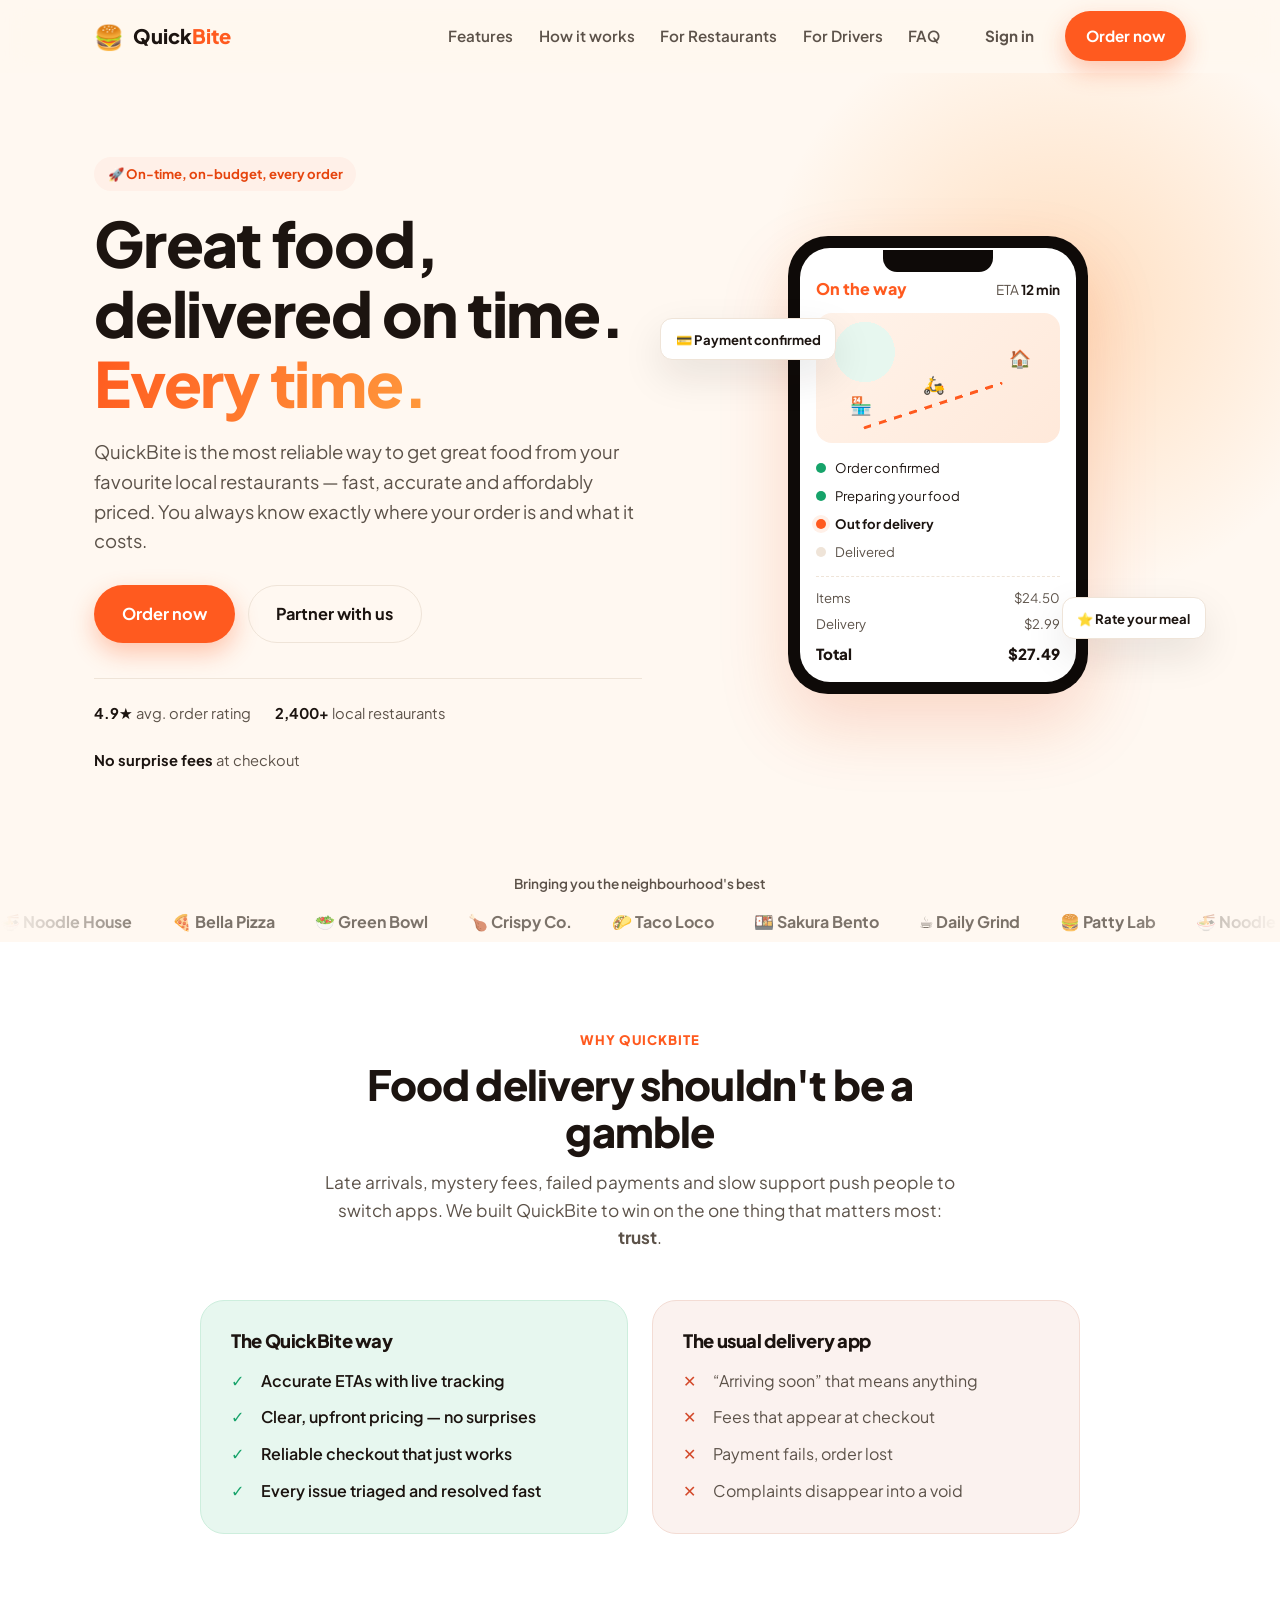
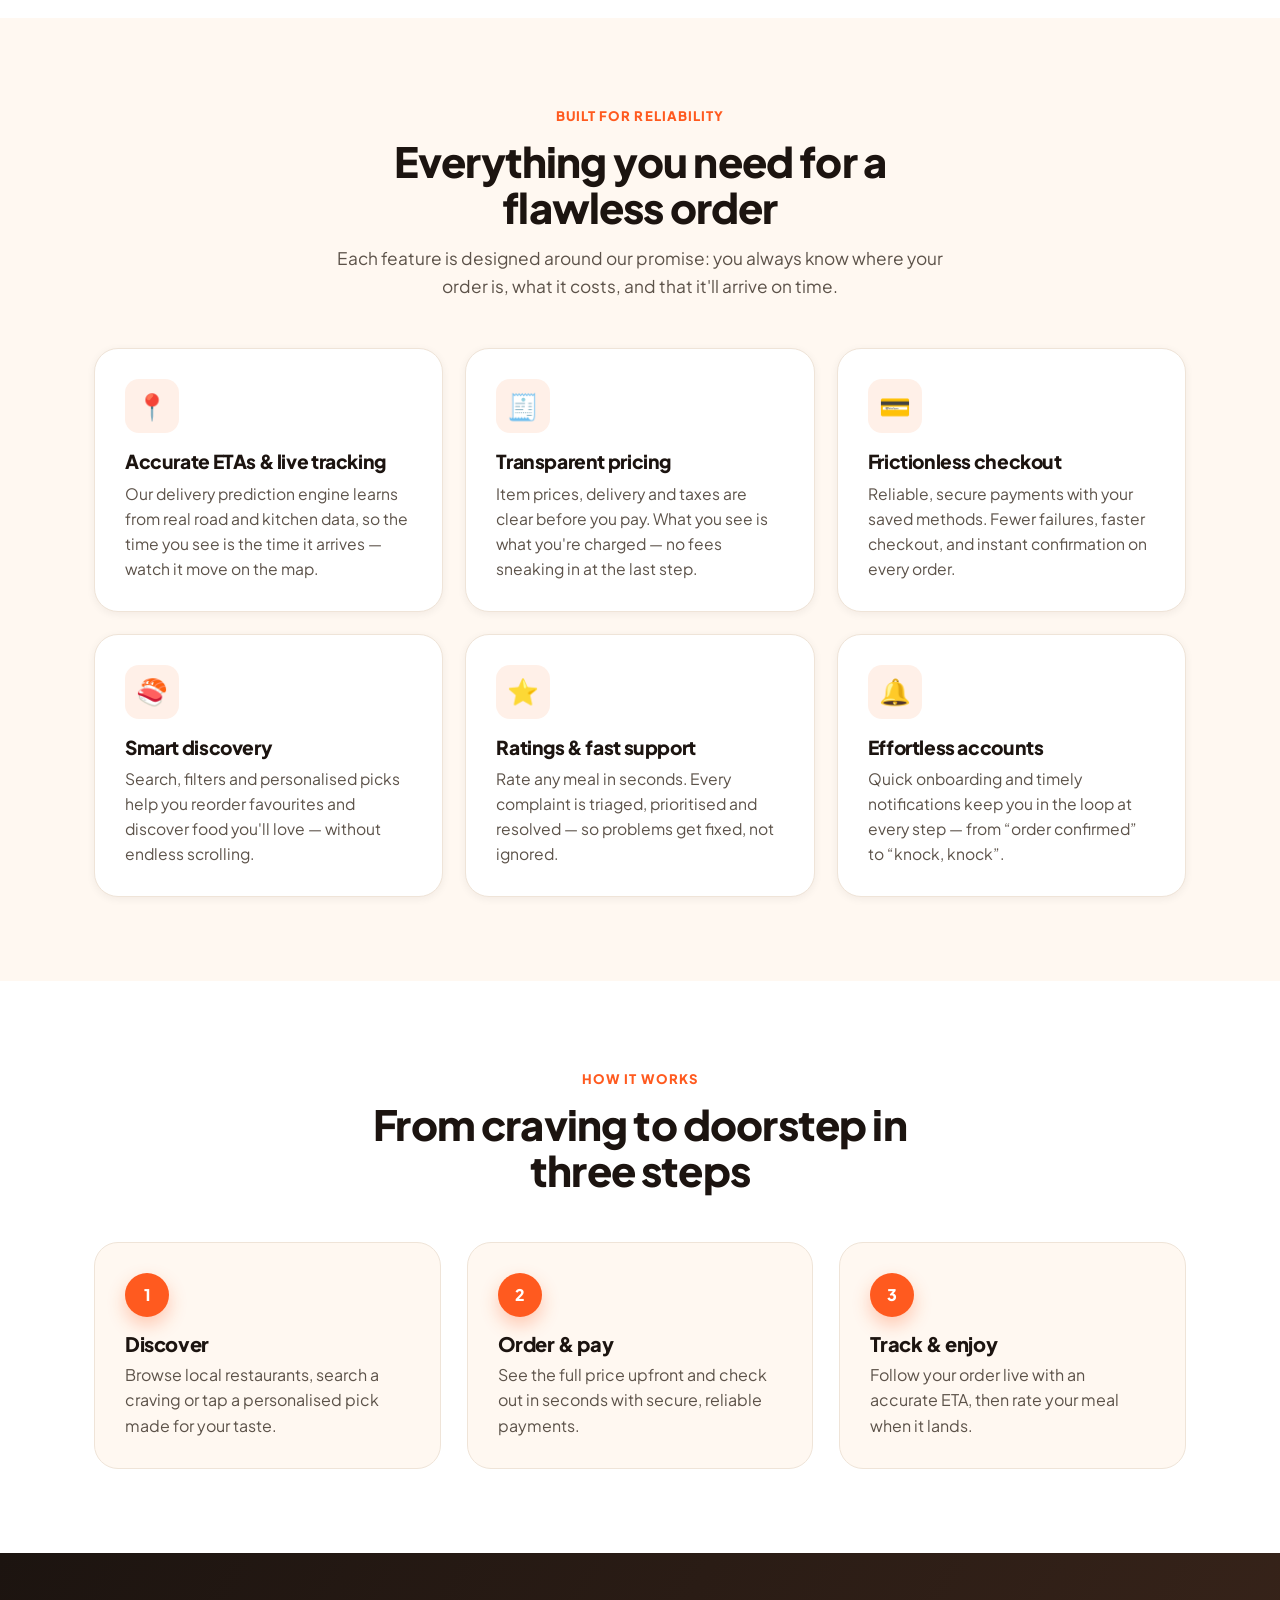
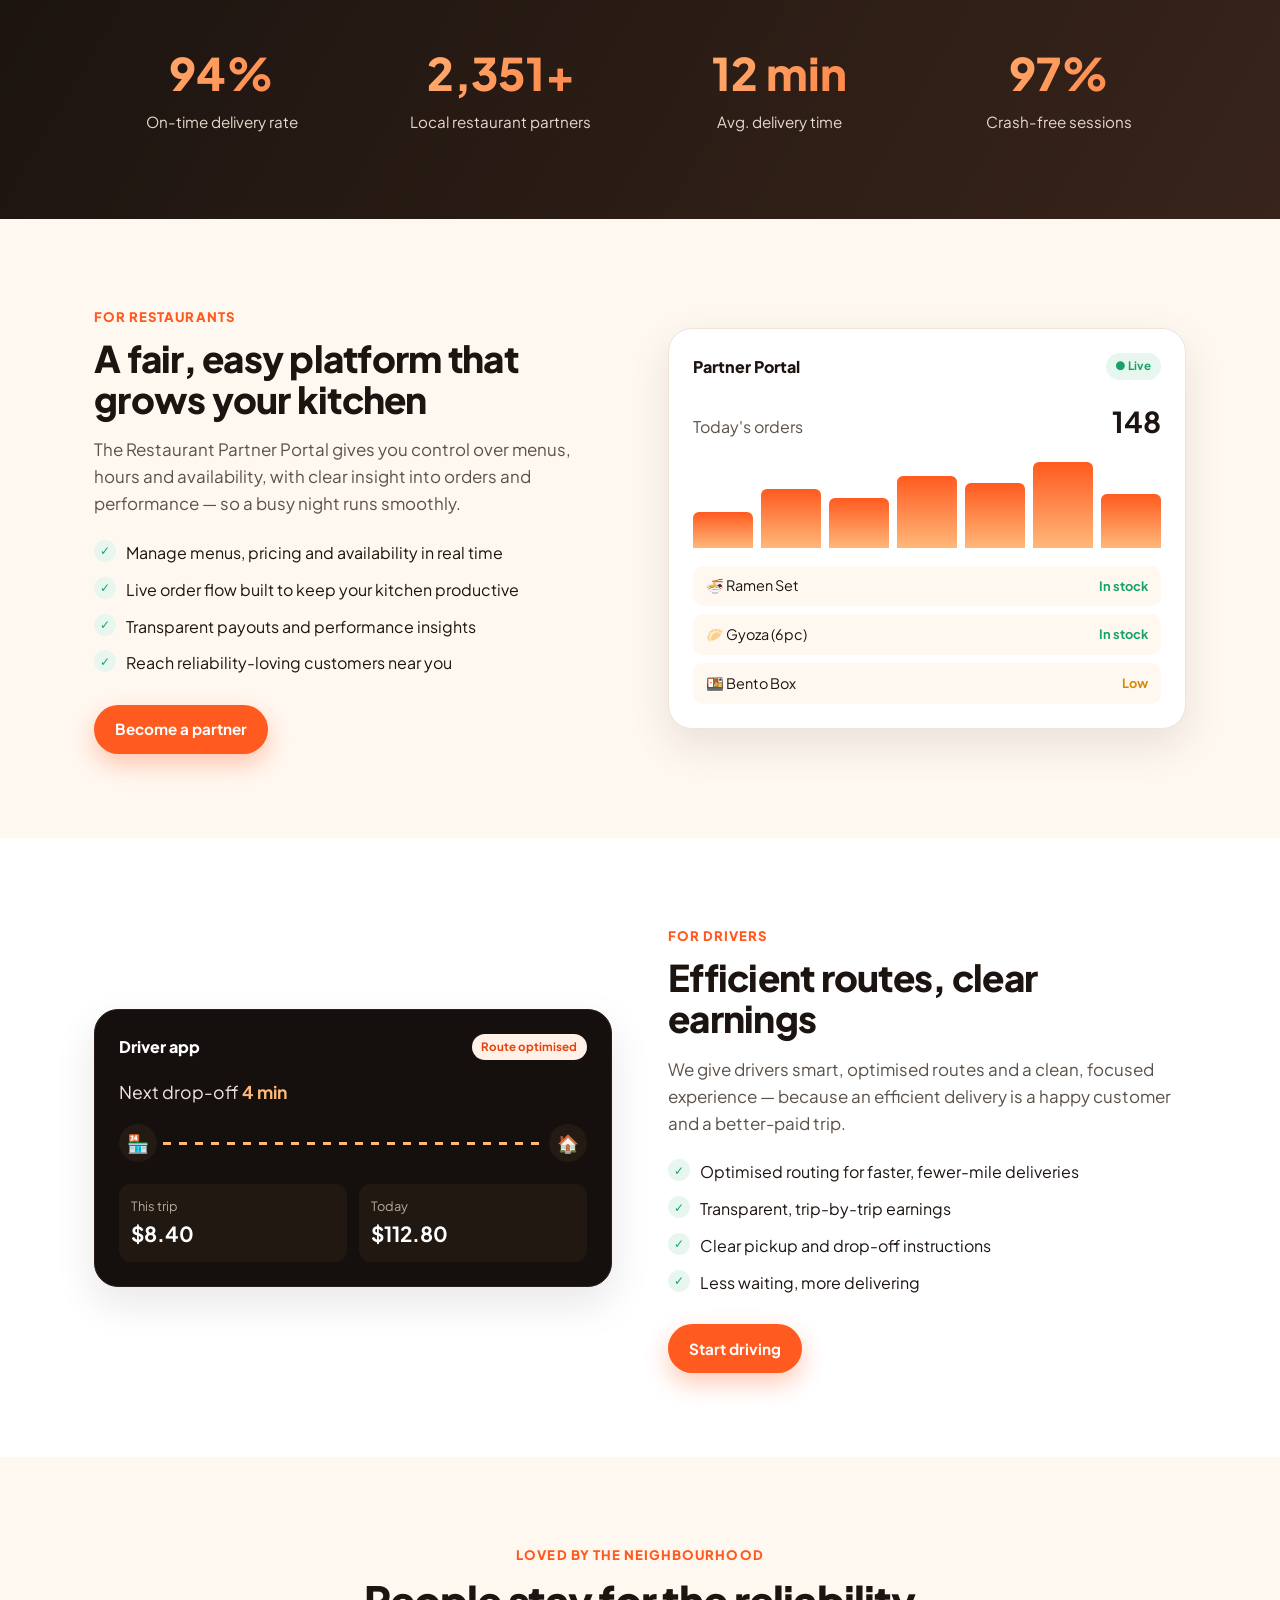
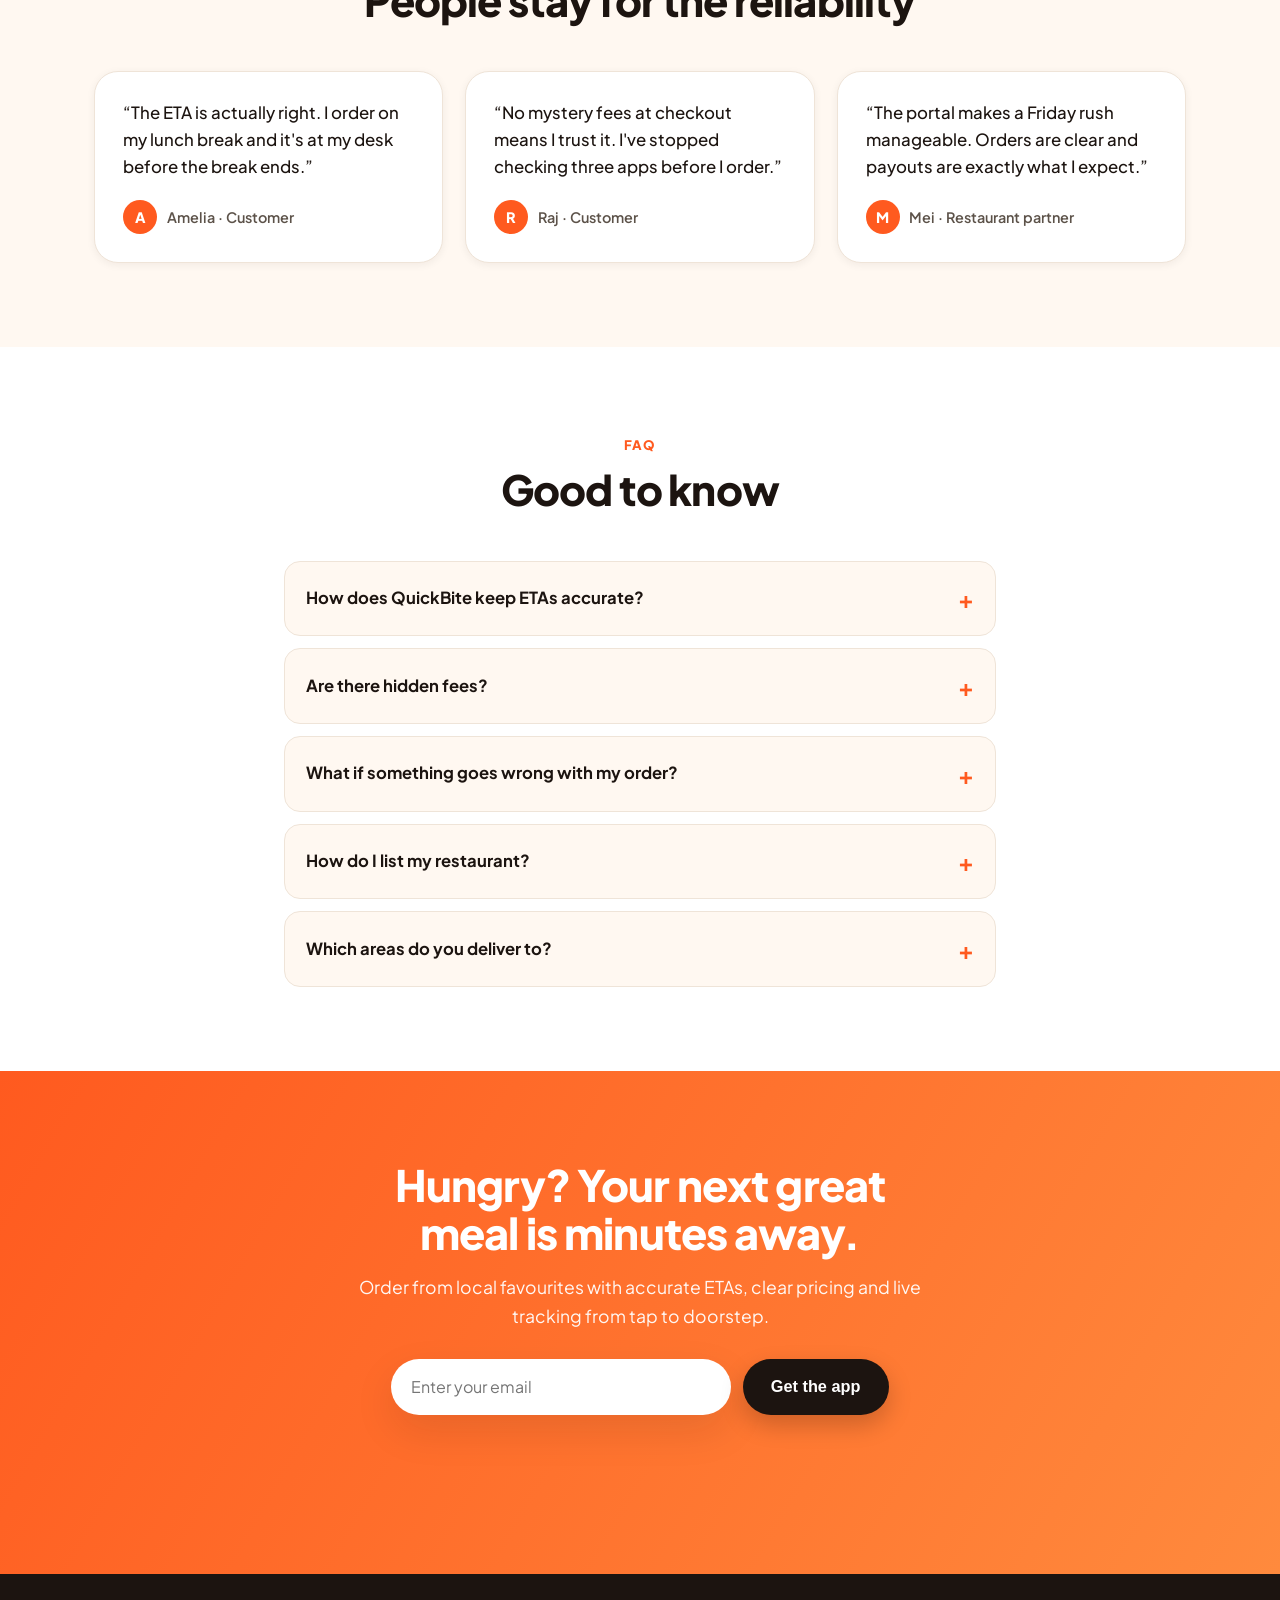
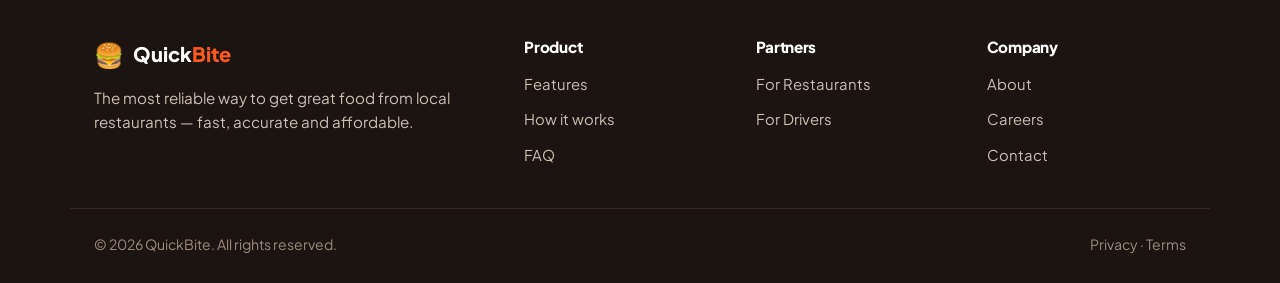
<file: index.html>
<!DOCTYPE html>
<html lang="en">
<head>
  <meta charset="UTF-8" />
  <meta name="viewport" content="width=device-width, initial-scale=1.0" />
  <title>QuickBite — Great food, delivered on time. Every time.</title>
  <meta name="description" content="QuickBite is the most reliable way to get great food from local restaurants — delivered fast, accurately and affordably. Live tracking, accurate ETAs and clear pricing on every order." />
  <link rel="preconnect" href="https://fonts.googleapis.com" />
  <link rel="preconnect" href="https://fonts.gstatic.com" crossorigin />
  <link href="https://fonts.googleapis.com/css2?family=Plus+Jakarta+Sans:wght@400;500;600;700;800&display=swap" rel="stylesheet" />
  <link rel="stylesheet" href="styles.css" />
  <!-- Mark JS as available before first paint so reveal animations never hide content from no-JS users -->
  <script>document.documentElement.classList.add("js");</script>
  <link rel="icon" href="data:image/svg+xml,<svg xmlns='http://www.w3.org/2000/svg' viewBox='0 0 100 100'><text y='.9em' font-size='90'>🍔</text></svg>" />
</head>
<body>
  <!-- ===== Header ===== -->
  <header class="site-header" id="top">
    <div class="container header-inner">
      <a href="#top" class="brand" aria-label="QuickBite home">
        <span class="brand-mark" aria-hidden="true">🍔</span>
        <span class="brand-name">Quick<span>Bite</span></span>
      </a>

      <nav class="nav" aria-label="Primary">
        <ul class="nav-links" id="navLinks">
          <li><a href="#features">Features</a></li>
          <li><a href="#how">How it works</a></li>
          <li><a href="#restaurants">For Restaurants</a></li>
          <li><a href="#drivers">For Drivers</a></li>
          <li><a href="#faq">FAQ</a></li>
        </ul>
      </nav>

      <div class="header-cta">
        <a href="#" class="btn btn-ghost">Sign in</a>
        <a href="#order" class="btn btn-primary">Order now</a>
      </div>

      <button class="nav-toggle" id="navToggle" aria-label="Open menu" aria-expanded="false" aria-controls="navLinks">
        <span></span><span></span><span></span>
      </button>
    </div>
  </header>

  <main>
    <!-- ===== Hero ===== -->
    <section class="hero">
      <div class="container hero-grid">
        <div class="hero-copy reveal">
          <span class="eyebrow">🚀 On-time, on-budget, every order</span>
          <h1>Great food, delivered on&nbsp;time. <span class="grad">Every&nbsp;time.</span></h1>
          <p class="lead">
            QuickBite is the most reliable way to get great food from your favourite local
            restaurants — fast, accurate and affordably priced. You always know exactly where
            your order is and what it costs.
          </p>
          <div class="hero-actions">
            <a href="#order" class="btn btn-primary btn-lg">Order now</a>
            <a href="#restaurants" class="btn btn-outline btn-lg">Partner with us</a>
          </div>
          <ul class="hero-trust">
            <li><strong>4.9★</strong> avg. order rating</li>
            <li><strong>2,400+</strong> local restaurants</li>
            <li><strong>No surprise fees</strong> at checkout</li>
          </ul>
        </div>

        <!-- Live-tracking phone mockup -->
        <div class="hero-visual reveal" aria-hidden="true">
          <div class="phone">
            <div class="phone-notch"></div>
            <div class="phone-screen">
              <div class="track-head">
                <span class="track-status">On the way</span>
                <span class="track-eta">ETA <strong id="etaClock">12 min</strong></span>
              </div>
              <div class="track-map">
                <div class="route"></div>
                <div class="pin pin-store">🏪</div>
                <div class="pin pin-rider">🛵</div>
                <div class="pin pin-home">🏠</div>
              </div>
              <div class="track-steps">
                <div class="tstep done"><span class="dot"></span> Order confirmed</div>
                <div class="tstep done"><span class="dot"></span> Preparing your food</div>
                <div class="tstep active"><span class="dot"></span> Out for delivery</div>
                <div class="tstep"><span class="dot"></span> Delivered</div>
              </div>
              <div class="track-bill">
                <div class="bill-row"><span>Items</span><span>$24.50</span></div>
                <div class="bill-row"><span>Delivery</span><span>$2.99</span></div>
                <div class="bill-row total"><span>Total</span><span>$27.49</span></div>
              </div>
            </div>
          </div>
          <div class="floaty floaty-1">💳 Payment confirmed</div>
          <div class="floaty floaty-2">⭐ Rate your meal</div>
        </div>
      </div>
      <div class="hero-glow" aria-hidden="true"></div>
    </section>

    <!-- ===== Logos / trust bar ===== -->
    <section class="marquee-wrap" aria-label="Trusted by local favourites">
      <p class="marquee-label">Bringing you the neighbourhood's best</p>
      <div class="marquee">
        <div class="marquee-track">
          <span>🍜 Noodle House</span><span>🍕 Bella Pizza</span><span>🥗 Green Bowl</span>
          <span>🍗 Crispy Co.</span><span>🌮 Taco Loco</span><span>🍱 Sakura Bento</span>
          <span>☕ Daily Grind</span><span>🍔 Patty Lab</span>
          <span>🍜 Noodle House</span><span>🍕 Bella Pizza</span><span>🥗 Green Bowl</span>
          <span>🍗 Crispy Co.</span><span>🌮 Taco Loco</span><span>🍱 Sakura Bento</span>
          <span>☕ Daily Grind</span><span>🍔 Patty Lab</span>
        </div>
      </div>
    </section>

    <!-- ===== Problem → Promise ===== -->
    <section class="section problem">
      <div class="container">
        <div class="section-head reveal">
          <span class="kicker">Why QuickBite</span>
          <h2>Food delivery shouldn't be a gamble</h2>
          <p>Late arrivals, mystery fees, failed payments and slow support push people to switch apps.
             We built QuickBite to win on the one thing that matters most: <strong>trust</strong>.</p>
        </div>
        <div class="compare reveal">
          <div class="compare-col good">
            <h3>The QuickBite way</h3>
            <ul>
              <li>Accurate ETAs with live tracking</li>
              <li>Clear, upfront pricing — no surprises</li>
              <li>Reliable checkout that just works</li>
              <li>Every issue triaged and resolved fast</li>
            </ul>
          </div>
          <div class="compare-col bad">
            <h3>The usual delivery app</h3>
            <ul>
              <li>“Arriving soon” that means anything</li>
              <li>Fees that appear at checkout</li>
              <li>Payment fails, order lost</li>
              <li>Complaints disappear into a void</li>
            </ul>
          </div>
        </div>
      </div>
    </section>

    <!-- ===== Features ===== -->
    <section class="section features" id="features">
      <div class="container">
        <div class="section-head reveal">
          <span class="kicker">Built for reliability</span>
          <h2>Everything you need for a flawless order</h2>
          <p>Each feature is designed around our promise: you always know where your order is, what it costs, and that it'll arrive on time.</p>
        </div>

        <div class="feature-grid">
          <article class="feature-card reveal">
            <div class="feature-icon">📍</div>
            <h3>Accurate ETAs &amp; live tracking</h3>
            <p>Our delivery prediction engine learns from real road and kitchen data, so the time you see is the time it arrives — watch it move on the map.</p>
          </article>

          <article class="feature-card reveal">
            <div class="feature-icon">🧾</div>
            <h3>Transparent pricing</h3>
            <p>Item prices, delivery and taxes are clear before you pay. What you see is what you're charged — no fees sneaking in at the last step.</p>
          </article>

          <article class="feature-card reveal">
            <div class="feature-icon">💳</div>
            <h3>Frictionless checkout</h3>
            <p>Reliable, secure payments with your saved methods. Fewer failures, faster checkout, and instant confirmation on every order.</p>
          </article>

          <article class="feature-card reveal">
            <div class="feature-icon">🍣</div>
            <h3>Smart discovery</h3>
            <p>Search, filters and personalised picks help you reorder favourites and discover food you'll love — without endless scrolling.</p>
          </article>

          <article class="feature-card reveal">
            <div class="feature-icon">⭐</div>
            <h3>Ratings &amp; fast support</h3>
            <p>Rate any meal in seconds. Every complaint is triaged, prioritised and resolved — so problems get fixed, not ignored.</p>
          </article>

          <article class="feature-card reveal">
            <div class="feature-icon">🔔</div>
            <h3>Effortless accounts</h3>
            <p>Quick onboarding and timely notifications keep you in the loop at every step — from “order confirmed” to “knock, knock”.</p>
          </article>
        </div>
      </div>
    </section>

    <!-- ===== How it works ===== -->
    <section class="section how" id="how">
      <div class="container">
        <div class="section-head reveal">
          <span class="kicker">How it works</span>
          <h2>From craving to doorstep in three steps</h2>
        </div>
        <ol class="steps">
          <li class="step reveal">
            <span class="step-num">1</span>
            <h3>Discover</h3>
            <p>Browse local restaurants, search a craving or tap a personalised pick made for your taste.</p>
          </li>
          <li class="step reveal">
            <span class="step-num">2</span>
            <h3>Order &amp; pay</h3>
            <p>See the full price upfront and check out in seconds with secure, reliable payments.</p>
          </li>
          <li class="step reveal">
            <span class="step-num">3</span>
            <h3>Track &amp; enjoy</h3>
            <p>Follow your order live with an accurate ETA, then rate your meal when it lands.</p>
          </li>
        </ol>
      </div>
    </section>

    <!-- ===== Stats band ===== -->
    <section class="section stats-band">
      <div class="container stats-grid">
        <div class="stat reveal"><span class="stat-num" data-count="96" data-suffix="%">0%</span><span class="stat-label">On-time delivery rate</span></div>
        <div class="stat reveal"><span class="stat-num" data-count="2400" data-suffix="+">0</span><span class="stat-label">Local restaurant partners</span></div>
        <div class="stat reveal"><span class="stat-num" data-count="12" data-suffix=" min">0</span><span class="stat-label">Avg. delivery time</span></div>
        <div class="stat reveal"><span class="stat-num" data-count="99" data-suffix="%">0%</span><span class="stat-label">Crash-free sessions</span></div>
      </div>
    </section>

    <!-- ===== For Restaurants ===== -->
    <section class="section split" id="restaurants">
      <div class="container split-grid">
        <div class="split-copy reveal">
          <span class="kicker">For restaurants</span>
          <h2>A fair, easy platform that grows your kitchen</h2>
          <p>The Restaurant Partner Portal gives you control over menus, hours and availability,
             with clear insight into orders and performance — so a busy night runs smoothly.</p>
          <ul class="check-list">
            <li>Manage menus, pricing and availability in real time</li>
            <li>Live order flow built to keep your kitchen productive</li>
            <li>Transparent payouts and performance insights</li>
            <li>Reach reliability-loving customers near you</li>
          </ul>
          <a href="#order" class="btn btn-primary">Become a partner</a>
        </div>
        <div class="split-visual reveal" aria-hidden="true">
          <div class="panel">
            <div class="panel-top"><span class="panel-title">Partner Portal</span><span class="badge live">● Live</span></div>
            <div class="panel-stat"><span>Today's orders</span><strong>148</strong></div>
            <div class="panel-bars">
              <div style="--h:40%"></div><div style="--h:65%"></div><div style="--h:55%"></div>
              <div style="--h:80%"></div><div style="--h:72%"></div><div style="--h:95%"></div>
              <div style="--h:60%"></div>
            </div>
            <div class="panel-rows">
              <div class="prow"><span>🍜 Ramen Set</span><span class="ok">In stock</span></div>
              <div class="prow"><span>🥟 Gyoza (6pc)</span><span class="ok">In stock</span></div>
              <div class="prow"><span>🍱 Bento Box</span><span class="warn">Low</span></div>
            </div>
          </div>
        </div>
      </div>
    </section>

    <!-- ===== For Drivers ===== -->
    <section class="section split reverse" id="drivers">
      <div class="container split-grid">
        <div class="split-visual reveal" aria-hidden="true">
          <div class="panel dark">
            <div class="panel-top"><span class="panel-title">Driver app</span><span class="badge">Route optimised</span></div>
            <div class="driver-eta">Next drop-off <strong>4 min</strong></div>
            <div class="driver-route">
              <span class="dr-dot start">🏪</span>
              <span class="dr-line"></span>
              <span class="dr-dot end">🏠</span>
            </div>
            <div class="driver-earn">
              <div><span>This trip</span><strong>$8.40</strong></div>
              <div><span>Today</span><strong>$112.80</strong></div>
            </div>
          </div>
        </div>
        <div class="split-copy reveal">
          <span class="kicker">For drivers</span>
          <h2>Efficient routes, clear earnings</h2>
          <p>We give drivers smart, optimised routes and a clean, focused experience —
             because an efficient delivery is a happy customer and a better-paid trip.</p>
          <ul class="check-list">
            <li>Optimised routing for faster, fewer-mile deliveries</li>
            <li>Transparent, trip-by-trip earnings</li>
            <li>Clear pickup and drop-off instructions</li>
            <li>Less waiting, more delivering</li>
          </ul>
          <a href="#order" class="btn btn-primary">Start driving</a>
        </div>
      </div>
    </section>

    <!-- ===== Testimonials ===== -->
    <section class="section testimonials">
      <div class="container">
        <div class="section-head reveal">
          <span class="kicker">Loved by the neighbourhood</span>
          <h2>People stay for the reliability</h2>
        </div>
        <div class="quote-grid">
          <figure class="quote reveal">
            <blockquote>“The ETA is actually right. I order on my lunch break and it's at my desk before the break ends.”</blockquote>
            <figcaption><span class="avatar">A</span> Amelia · Customer</figcaption>
          </figure>
          <figure class="quote reveal">
            <blockquote>“No mystery fees at checkout means I trust it. I've stopped checking three apps before I order.”</blockquote>
            <figcaption><span class="avatar">R</span> Raj · Customer</figcaption>
          </figure>
          <figure class="quote reveal">
            <blockquote>“The portal makes a Friday rush manageable. Orders are clear and payouts are exactly what I expect.”</blockquote>
            <figcaption><span class="avatar">M</span> Mei · Restaurant partner</figcaption>
          </figure>
        </div>
      </div>
    </section>

    <!-- ===== FAQ ===== -->
    <section class="section faq" id="faq">
      <div class="container faq-inner">
        <div class="section-head reveal">
          <span class="kicker">FAQ</span>
          <h2>Good to know</h2>
        </div>
        <div class="accordion reveal">
          <div class="acc-item">
            <button class="acc-q" aria-expanded="false">How does QuickBite keep ETAs accurate?<span class="acc-icon" aria-hidden="true">+</span></button>
            <div class="acc-a"><p>Our delivery prediction service combines live traffic, kitchen prep times and driver location to estimate arrival — and updates it in real time as things change.</p></div>
          </div>
          <div class="acc-item">
            <button class="acc-q" aria-expanded="false">Are there hidden fees?<span class="acc-icon" aria-hidden="true">+</span></button>
            <div class="acc-a"><p>No. Items, delivery and taxes are all shown before you pay. The total you see at checkout is exactly what you're charged.</p></div>
          </div>
          <div class="acc-item">
            <button class="acc-q" aria-expanded="false">What if something goes wrong with my order?<span class="acc-icon" aria-hidden="true">+</span></button>
            <div class="acc-a"><p>Rate the order and raise an issue in a tap. Every complaint is triaged, prioritised and resolved by our support team — we track time-to-resolution closely.</p></div>
          </div>
          <div class="acc-item">
            <button class="acc-q" aria-expanded="false">How do I list my restaurant?<span class="acc-icon" aria-hidden="true">+</span></button>
            <div class="acc-a"><p>Sign up for the Restaurant Partner Portal to manage your menu, availability and orders, and start reaching nearby customers who value reliability.</p></div>
          </div>
          <div class="acc-item">
            <button class="acc-q" aria-expanded="false">Which areas do you deliver to?<span class="acc-icon" aria-hidden="true">+</span></button>
            <div class="acc-a"><p>QuickBite focuses on urban neighbourhoods with a deep, dependable selection of local restaurants. Pop in your address at checkout to see what's available near you.</p></div>
          </div>
        </div>
      </div>
    </section>

    <!-- ===== CTA ===== -->
    <section class="cta" id="order">
      <div class="container cta-inner reveal">
        <h2>Hungry? Your next great meal is minutes away.</h2>
        <p>Order from local favourites with accurate ETAs, clear pricing and live tracking from tap to doorstep.</p>
        <form class="cta-form" id="orderForm" novalidate>
          <input type="email" id="emailInput" placeholder="Enter your email" aria-label="Email address" required />
          <button type="submit" class="btn btn-primary btn-lg">Get the app</button>
        </form>
        <p class="cta-note" id="formNote" role="status"></p>
      </div>
    </section>
  </main>

  <!-- ===== Footer ===== -->
  <footer class="site-footer">
    <div class="container footer-grid">
      <div class="footer-brand">
        <a href="#top" class="brand">
          <span class="brand-mark" aria-hidden="true">🍔</span>
          <span class="brand-name">Quick<span>Bite</span></span>
        </a>
        <p>The most reliable way to get great food from local restaurants — fast, accurate and affordable.</p>
      </div>
      <div class="footer-col">
        <h4>Product</h4>
        <ul>
          <li><a href="#features">Features</a></li>
          <li><a href="#how">How it works</a></li>
          <li><a href="#faq">FAQ</a></li>
        </ul>
      </div>
      <div class="footer-col">
        <h4>Partners</h4>
        <ul>
          <li><a href="#restaurants">For Restaurants</a></li>
          <li><a href="#drivers">For Drivers</a></li>
        </ul>
      </div>
      <div class="footer-col">
        <h4>Company</h4>
        <ul>
          <li><a href="#">About</a></li>
          <li><a href="#">Careers</a></li>
          <li><a href="#">Contact</a></li>
        </ul>
      </div>
    </div>
    <div class="container footer-bottom">
      <span>© <span id="year"></span> QuickBite. All rights reserved.</span>
      <span class="footer-legal"><a href="#">Privacy</a> · <a href="#">Terms</a></span>
    </div>
  </footer>

  <script src="script.js"></script>
</body>
</html>
</file>
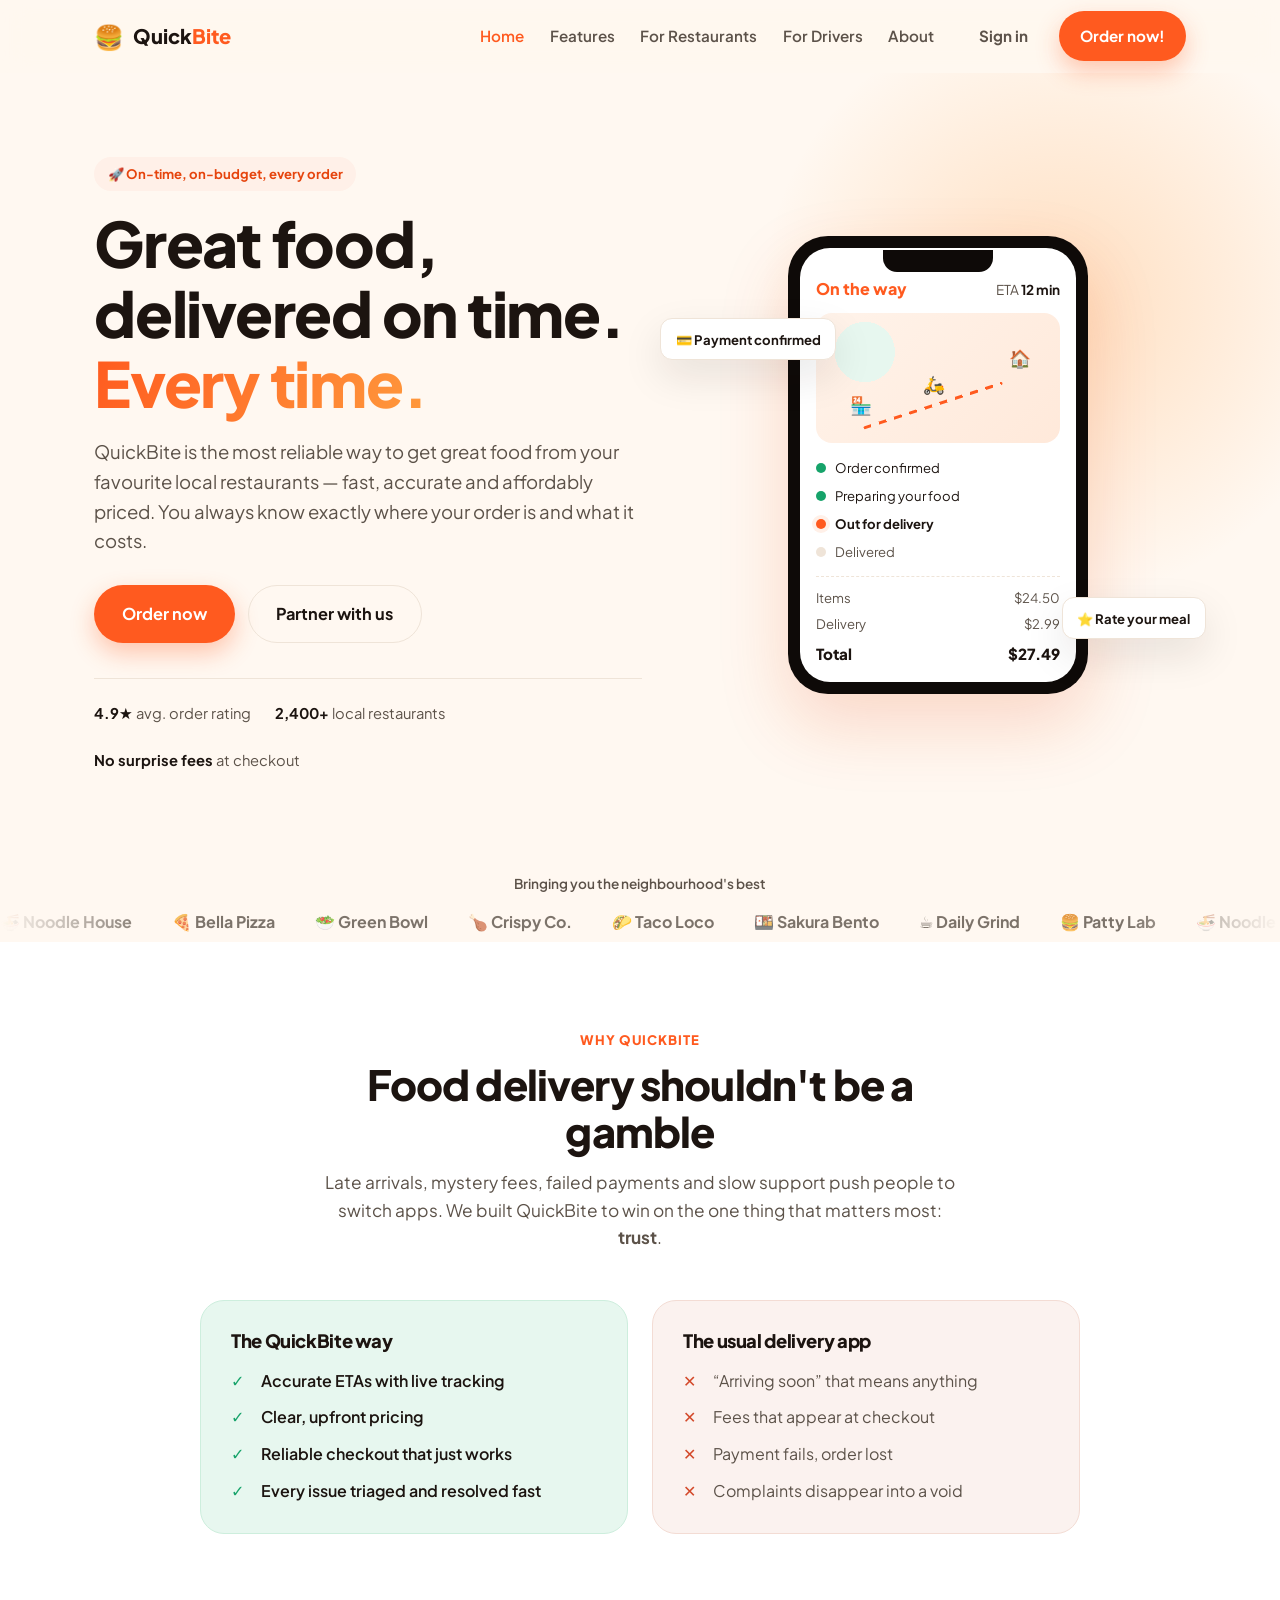
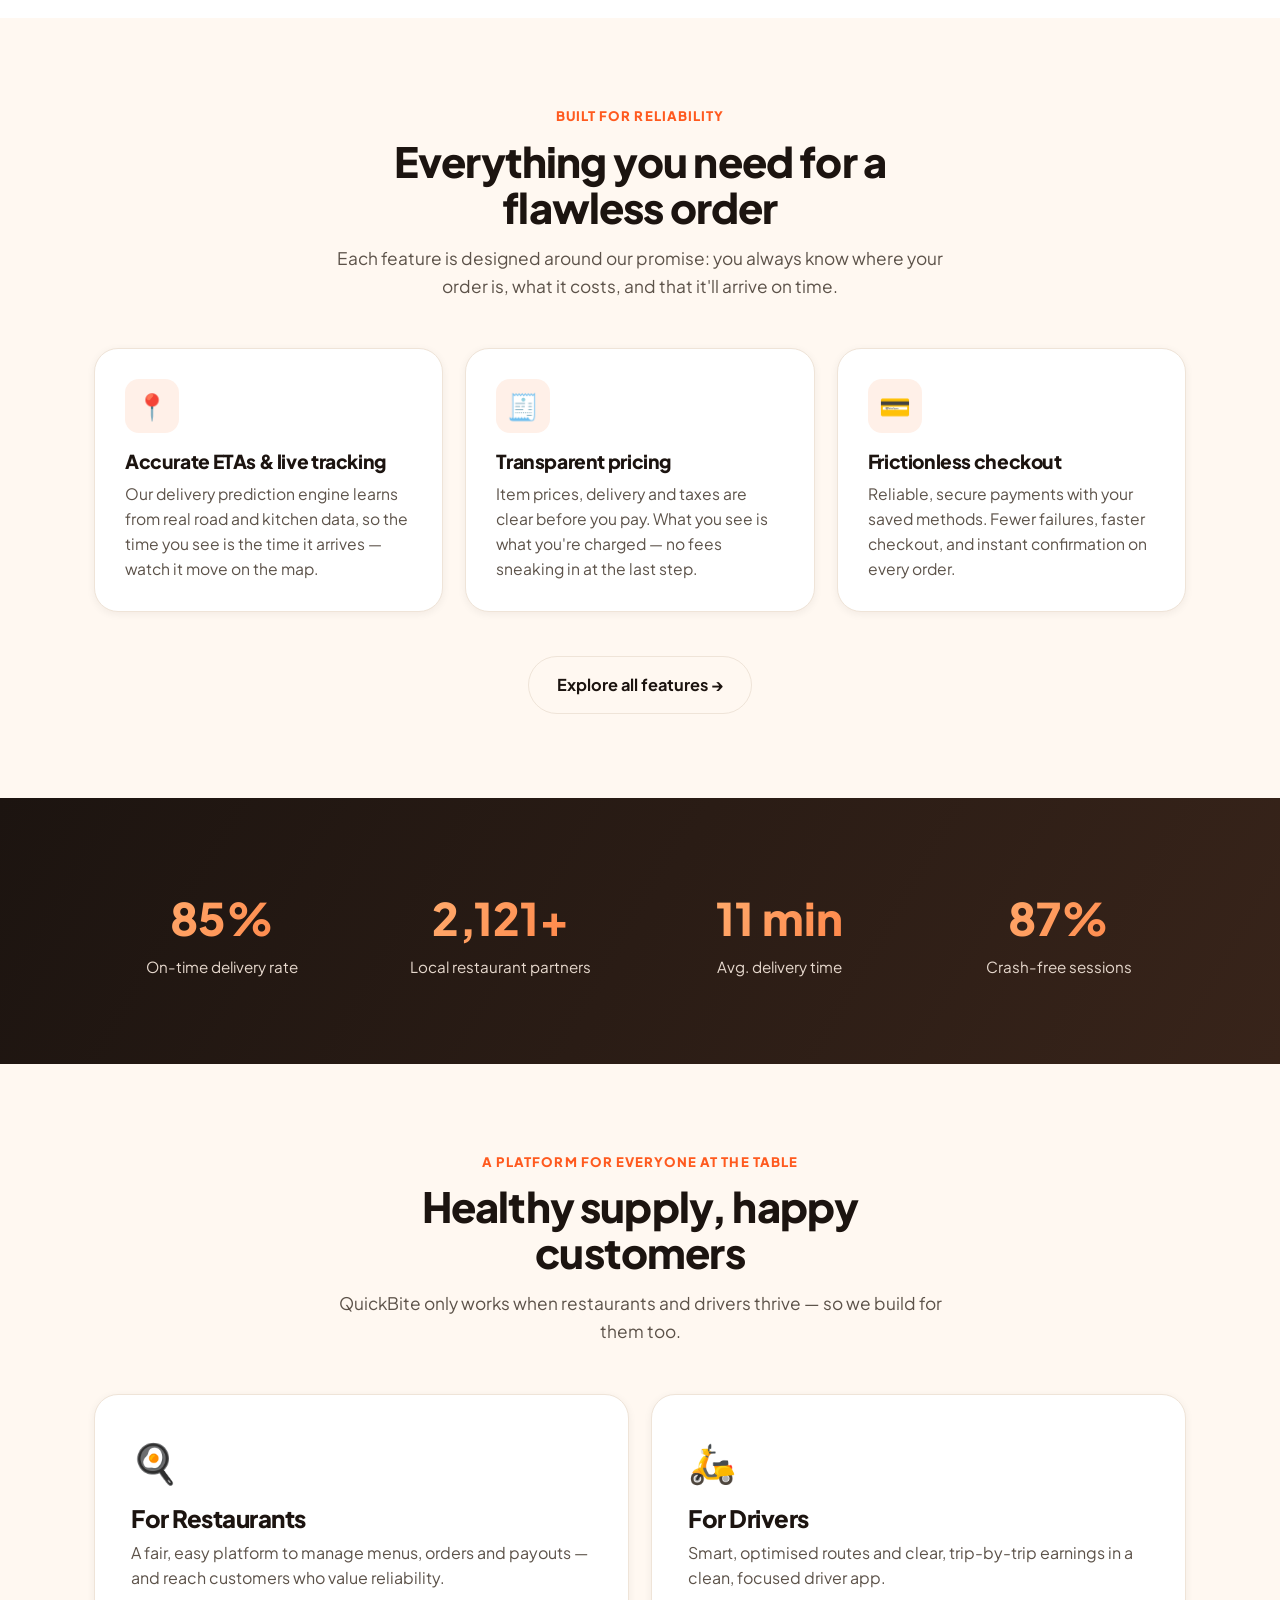
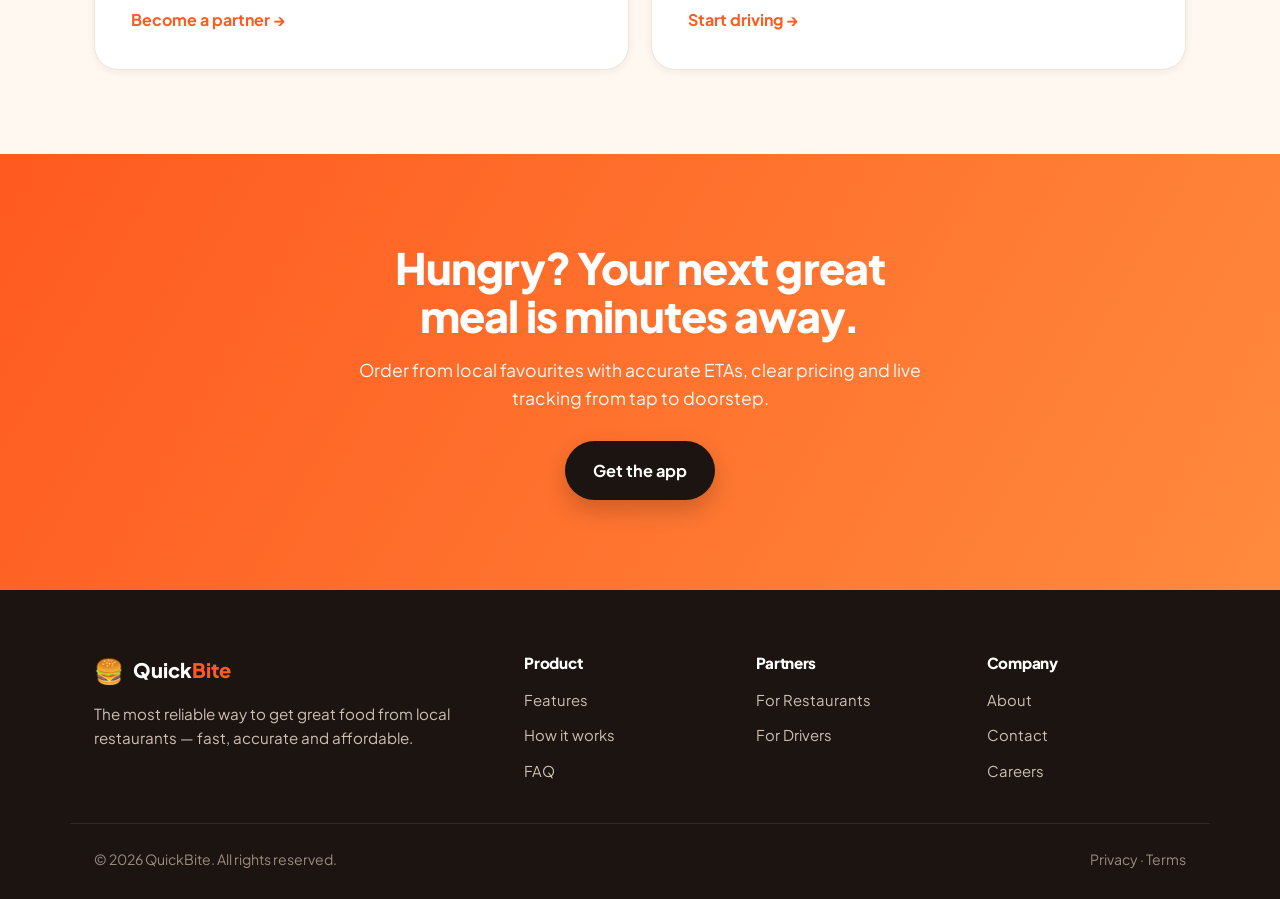
<file: public/index.html>
<!DOCTYPE html>
<html lang="en">
<head>
  <meta charset="UTF-8" />
  <meta name="viewport" content="width=device-width, initial-scale=1.0" />
  <title>QuickBite — Great food, delivered on time. Every time.</title>
  <meta name="description" content="QuickBite is the most reliable way to get great food from local restaurants — delivered fast, accurately and affordably. Live tracking, accurate ETAs and clear pricing on every order." />
  <link rel="preconnect" href="https://fonts.googleapis.com" />
  <link rel="preconnect" href="https://fonts.gstatic.com" crossorigin />
  <link href="https://fonts.googleapis.com/css2?family=Plus+Jakarta+Sans:wght@400;500;600;700;800&display=swap" rel="stylesheet" />
  <link rel="stylesheet" href="styles.css" />
  <script>document.documentElement.classList.add("js");</script>
  <link rel="icon" href="data:image/svg+xml,<svg xmlns='http://www.w3.org/2000/svg' viewBox='0 0 100 100'><text y='.9em' font-size='90'>🍔</text></svg>" />
</head>
<body>
  <!-- ===== Header ===== -->
  <header class="site-header" id="top">
    <div class="container header-inner">
      <a href="index.html" class="brand" aria-label="QuickBite home">
        <span class="brand-mark" aria-hidden="true">🍔</span>
        <span class="brand-name">Quick<span>Bite</span></span>
      </a>
      <nav class="nav" aria-label="Primary">
        <ul class="nav-links" id="navLinks">
          <li><a href="index.html" aria-current="page">Home</a></li>
          <li><a href="features.html">Features</a></li>
          <li><a href="restaurants.html">For Restaurants</a></li>
          <li><a href="drivers.html">For Drivers</a></li>
          <li><a href="about.html">About</a></li>
        </ul>
      </nav>
      <div class="header-cta">
        <a href="#" class="btn btn-ghost">Sign in</a>
        <a href="contact.html" class="btn btn-primary">Order now!</a>
      </div>
      <button class="nav-toggle" id="navToggle" aria-label="Open menu" aria-expanded="false" aria-controls="navLinks">
        <span></span><span></span><span></span>
      </button>
    </div>
  </header>

  <main>
    <!-- ===== Hero ===== -->
    <section class="hero">
      <div class="container hero-grid">
        <div class="hero-copy reveal">
          <span class="eyebrow">🚀 On-time, on-budget, every order</span>
          <h1>Great food, delivered on&nbsp;time. <span class="grad">Every&nbsp;time.</span></h1>
          <p class="lead">
            QuickBite is the most reliable way to get great food from your favourite local
            restaurants — fast, accurate and affordably priced. You always know exactly where
            your order is and what it costs.
          </p>
          <div class="hero-actions">
            <a href="contact.html" class="btn btn-primary btn-lg">Order now</a>
            <a href="restaurants.html" class="btn btn-outline btn-lg">Partner with us</a>
          </div>
          <ul class="hero-trust">
            <li><strong>4.9★</strong> avg. order rating</li>
            <li><strong>2,400+</strong> local restaurants</li>
            <li><strong>No surprise fees</strong> at checkout</li>
          </ul>
        </div>

        <!-- Live-tracking phone mockup -->
        <div class="hero-visual reveal" aria-hidden="true">
          <div class="phone">
            <div class="phone-notch"></div>
            <div class="phone-screen">
              <div class="track-head">
                <span class="track-status">On the way</span>
                <span class="track-eta">ETA <strong id="etaClock">12 min</strong></span>
              </div>
              <div class="track-map">
                <div class="route"></div>
                <div class="pin pin-store">🏪</div>
                <div class="pin pin-rider">🛵</div>
                <div class="pin pin-home">🏠</div>
              </div>
              <div class="track-steps">
                <div class="tstep done"><span class="dot"></span> Order confirmed</div>
                <div class="tstep done"><span class="dot"></span> Preparing your food</div>
                <div class="tstep active"><span class="dot"></span> Out for delivery</div>
                <div class="tstep"><span class="dot"></span> Delivered</div>
              </div>
              <div class="track-bill">
                <div class="bill-row"><span>Items</span><span>$24.50</span></div>
                <div class="bill-row"><span>Delivery</span><span>$2.99</span></div>
                <div class="bill-row total"><span>Total</span><span>$27.49</span></div>
              </div>
            </div>
          </div>
          <div class="floaty floaty-1">💳 Payment confirmed</div>
          <div class="floaty floaty-2">⭐ Rate your meal</div>
        </div>
      </div>
      <div class="hero-glow" aria-hidden="true"></div>
    </section>

    <!-- ===== Logos / trust bar ===== -->
    <section class="marquee-wrap" aria-label="Trusted by local favourites">
      <p class="marquee-label">Bringing you the neighbourhood's best</p>
      <div class="marquee">
        <div class="marquee-track">
          <span>🍜 Noodle House</span><span>🍕 Bella Pizza</span><span>🥗 Green Bowl</span>
          <span>🍗 Crispy Co.</span><span>🌮 Taco Loco</span><span>🍱 Sakura Bento</span>
          <span>☕ Daily Grind</span><span>🍔 Patty Lab</span>
          <span>🍜 Noodle House</span><span>🍕 Bella Pizza</span><span>🥗 Green Bowl</span>
          <span>🍗 Crispy Co.</span><span>🌮 Taco Loco</span><span>🍱 Sakura Bento</span>
          <span>☕ Daily Grind</span><span>🍔 Patty Lab</span>
        </div>
      </div>
    </section>

    <!-- ===== Problem → Promise ===== -->
    <section class="section problem">
      <div class="container">
        <div class="section-head reveal">
          <span class="kicker">Why QuickBite</span>
          <h2>Food delivery shouldn't be a gamble</h2>
          <p>Late arrivals, mystery fees, failed payments and slow support push people to switch apps.
             We built QuickBite to win on the one thing that matters most: <strong>trust</strong>.</p>
        </div>
        <div class="compare reveal">
          <div class="compare-col good">
            <h3>The QuickBite way</h3>
            <ul>
              <li>Accurate ETAs with live tracking</li>
              <li>Clear, upfront pricing</li>
              <li>Reliable checkout that just works</li>
              <li>Every issue triaged and resolved fast</li>
            </ul>
          </div>
          <div class="compare-col bad">
            <h3>The usual delivery app</h3>
            <ul>
              <li>“Arriving soon” that means anything</li>
              <li>Fees that appear at checkout</li>
              <li>Payment fails, order lost</li>
              <li>Complaints disappear into a void</li>
            </ul>
          </div>
        </div>
      </div>
    </section>

    <!-- ===== Feature highlights ===== -->
    <section class="section features">
      <div class="container">
        <div class="section-head reveal">
          <span class="kicker">Built for reliability</span>
          <h2>Everything you need for a flawless order</h2>
          <p>Each feature is designed around our promise: you always know where your order is, what it costs, and that it'll arrive on time.</p>
        </div>
        <div class="feature-grid">
          <article class="feature-card reveal">
            <div class="feature-icon">📍</div>
            <h3>Accurate ETAs &amp; live tracking</h3>
            <p>Our delivery prediction engine learns from real road and kitchen data, so the time you see is the time it arrives — watch it move on the map.</p>
          </article>
          <article class="feature-card reveal">
            <div class="feature-icon">🧾</div>
            <h3>Transparent pricing</h3>
            <p>Item prices, delivery and taxes are clear before you pay. What you see is what you're charged — no fees sneaking in at the last step.</p>
          </article>
          <article class="feature-card reveal">
            <div class="feature-icon">💳</div>
            <h3>Frictionless checkout</h3>
            <p>Reliable, secure payments with your saved methods. Fewer failures, faster checkout, and instant confirmation on every order.</p>
          </article>
        </div>
        <div class="section-foot reveal">
          <a href="features.html" class="btn btn-outline btn-lg">Explore all features →</a>
        </div>
      </div>
    </section>

    <!-- ===== Stats band ===== -->
    <section class="section stats-band">
      <div class="container stats-grid">
        <div class="stat reveal"><span class="stat-num" data-count="96" data-suffix="%">0%</span><span class="stat-label">On-time delivery rate</span></div>
        <div class="stat reveal"><span class="stat-num" data-count="2400" data-suffix="+">0</span><span class="stat-label">Local restaurant partners</span></div>
        <div class="stat reveal"><span class="stat-num" data-count="12" data-suffix=" min">0</span><span class="stat-label">Avg. delivery time</span></div>
        <div class="stat reveal"><span class="stat-num" data-count="99" data-suffix="%">0%</span><span class="stat-label">Crash-free sessions</span></div>
      </div>
    </section>

    <!-- ===== Audience teasers ===== -->
    <section class="section audience">
      <div class="container">
        <div class="section-head reveal">
          <span class="kicker">A platform for everyone at the table</span>
          <h2>Healthy supply, happy customers</h2>
          <p>QuickBite only works when restaurants and drivers thrive — so we build for them too.</p>
        </div>
        <div class="audience-grid">
          <a href="restaurants.html" class="audience-card reveal">
            <span class="audience-emoji">🍳</span>
            <h3>For Restaurants</h3>
            <p>A fair, easy platform to manage menus, orders and payouts — and reach customers who value reliability.</p>
            <span class="audience-link">Become a partner →</span>
          </a>
          <a href="drivers.html" class="audience-card reveal">
            <span class="audience-emoji">🛵</span>
            <h3>For Drivers</h3>
            <p>Smart, optimised routes and clear, trip-by-trip earnings in a clean, focused driver app.</p>
            <span class="audience-link">Start driving →</span>
          </a>
        </div>
      </div>
    </section>

    <!-- ===== CTA ===== -->
    <section class="cta">
      <div class="container cta-inner reveal">
        <h2>Hungry? Your next great meal is minutes away.</h2>
        <p>Order from local favourites with accurate ETAs, clear pricing and live tracking from tap to doorstep.</p>
        <a href="contact.html" class="btn btn-primary btn-lg">Get the app</a>
      </div>
    </section>
  </main>

  <!-- ===== Footer (shared) ===== -->
  <footer class="site-footer">
    <div class="container footer-grid">
      <div class="footer-brand">
        <a href="index.html" class="brand">
          <span class="brand-mark" aria-hidden="true">🍔</span>
          <span class="brand-name">Quick<span>Bite</span></span>
        </a>
        <p>The most reliable way to get great food from local restaurants — fast, accurate and affordable.</p>
      </div>
      <div class="footer-col">
        <h4>Product</h4>
        <ul>
          <li><a href="features.html">Features</a></li>
          <li><a href="features.html#how">How it works</a></li>
          <li><a href="features.html#faq">FAQ</a></li>
        </ul>
      </div>
      <div class="footer-col">
        <h4>Partners</h4>
        <ul>
          <li><a href="restaurants.html">For Restaurants</a></li>
          <li><a href="drivers.html">For Drivers</a></li>
        </ul>
      </div>
      <div class="footer-col">
        <h4>Company</h4>
        <ul>
          <li><a href="about.html">About</a></li>
          <li><a href="contact.html">Contact</a></li>
          <li><a href="#">Careers</a></li>
        </ul>
      </div>
    </div>
    <div class="container footer-bottom">
      <span>© <span id="year"></span> QuickBite. All rights reserved.</span>
      <span class="footer-legal"><a href="#">Privacy</a> · <a href="#">Terms</a></span>
    </div>
  </footer>

  <script src="script.js"></script>
</body>
</html>
</file>
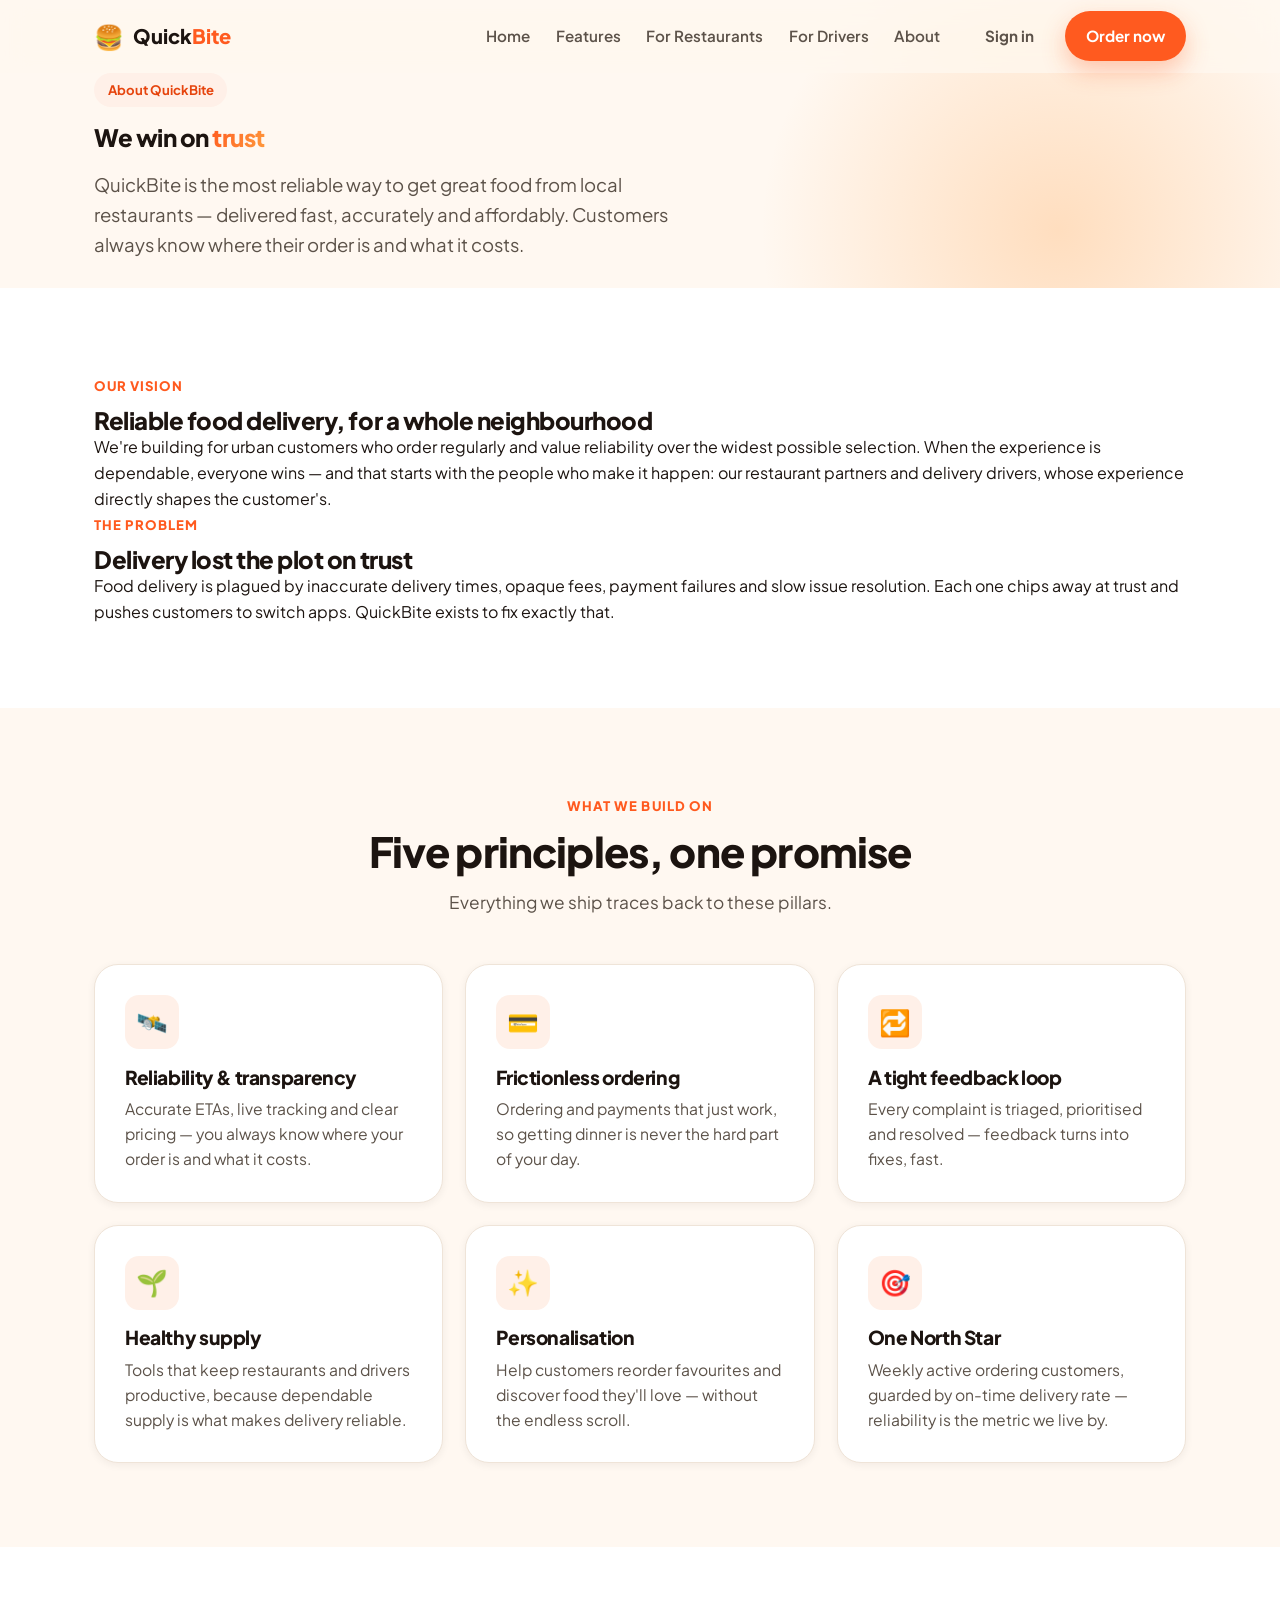
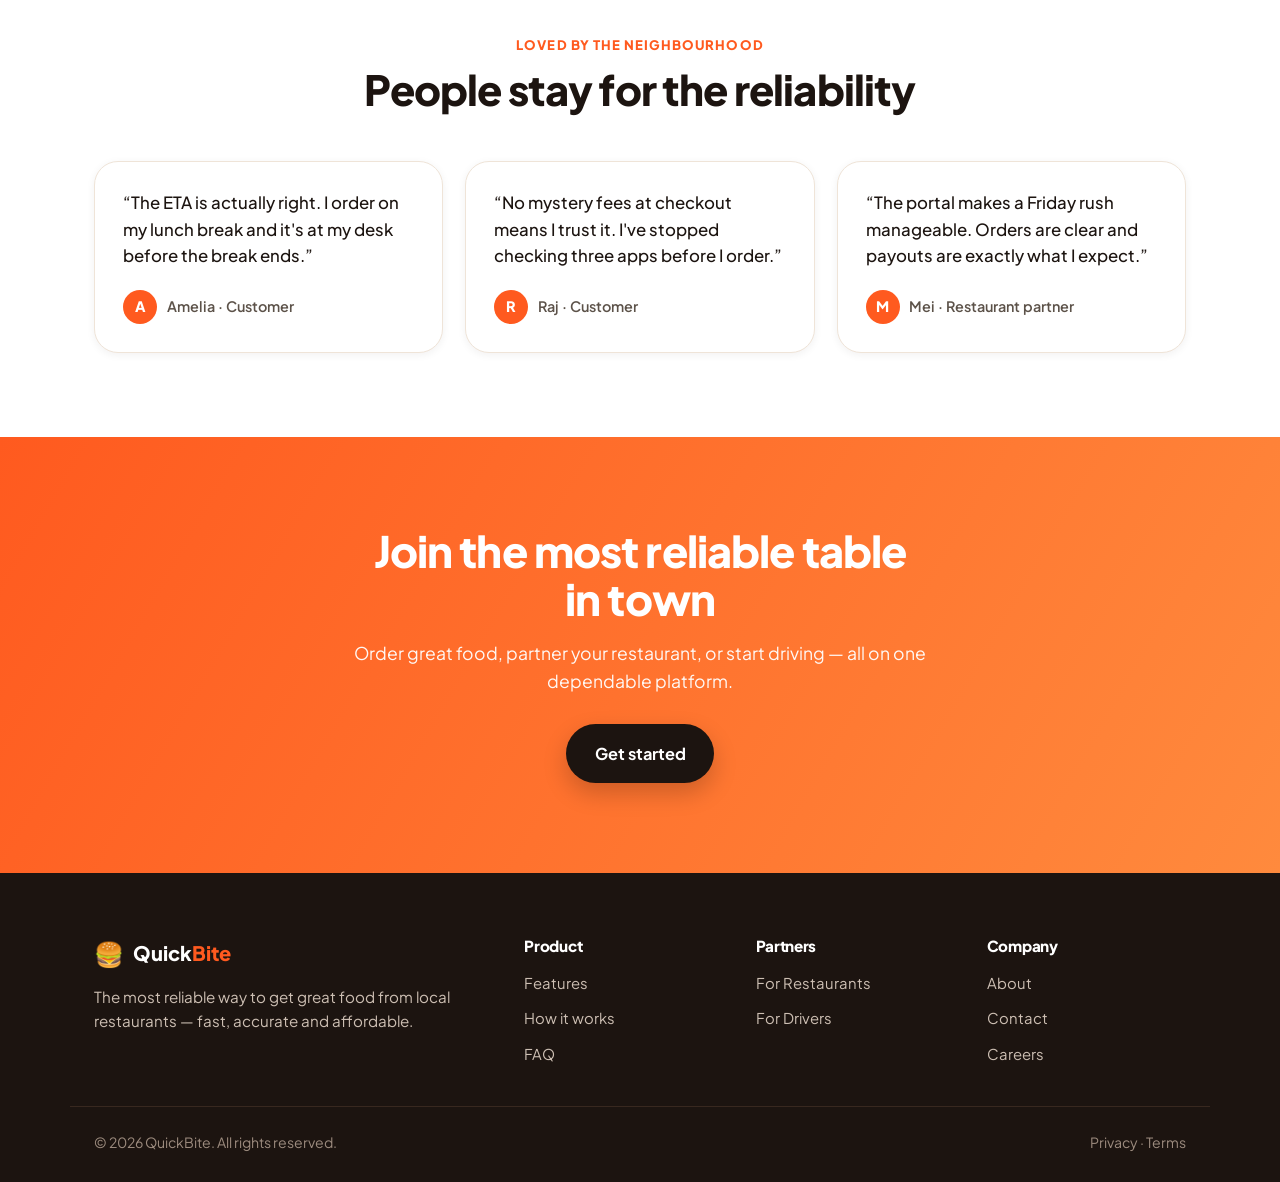
<file: about.html>
<!DOCTYPE html>
<html lang="en">
<head>
  <meta charset="UTF-8" />
  <meta name="viewport" content="width=device-width, initial-scale=1.0" />
  <title>About — QuickBite</title>
  <meta name="description" content="QuickBite's mission is to be the most reliable way to get great food from local restaurants. Learn about our vision, the problem we solve and the principles we build on." />
  <link rel="preconnect" href="https://fonts.googleapis.com" />
  <link rel="preconnect" href="https://fonts.gstatic.com" crossorigin />
  <link href="https://fonts.googleapis.com/css2?family=Plus+Jakarta+Sans:wght@400;500;600;700;800&display=swap" rel="stylesheet" />
  <link rel="stylesheet" href="styles.css" />
  <script>document.documentElement.classList.add("js");</script>
  <link rel="icon" href="data:image/svg+xml,<svg xmlns='http://www.w3.org/2000/svg' viewBox='0 0 100 100'><text y='.9em' font-size='90'>🍔</text></svg>" />
</head>
<body>
  <!-- ===== Header ===== -->
  <header class="site-header" id="top">
    <div class="container header-inner">
      <a href="index.html" class="brand" aria-label="QuickBite home">
        <span class="brand-mark" aria-hidden="true">🍔</span>
        <span class="brand-name">Quick<span>Bite</span></span>
      </a>
      <nav class="nav" aria-label="Primary">
        <ul class="nav-links" id="navLinks">
          <li><a href="index.html">Home</a></li>
          <li><a href="features.html">Features</a></li>
          <li><a href="restaurants.html">For Restaurants</a></li>
          <li><a href="drivers.html">For Drivers</a></li>
          <li><a href="about.html" aria-current="page">About</a></li>
        </ul>
      </nav>
      <div class="header-cta">
        <a href="#" class="btn btn-ghost">Sign in</a>
        <a href="contact.html" class="btn btn-primary">Order now</a>
      </div>
      <button class="nav-toggle" id="navToggle" aria-label="Open menu" aria-expanded="false" aria-controls="navLinks">
        <span></span><span></span><span></span>
      </button>
    </div>
  </header>

  <main>
    <!-- ===== Page hero ===== -->
    <section class="page-hero">
      <div class="container reveal">
        <span class="eyebrow">About QuickBite</span>
        <h1>We win on <span class="grad">trust</span></h1>
        <p class="lead">QuickBite is the most reliable way to get great food from local restaurants — delivered fast, accurately and affordably. Customers always know where their order is and what it costs.</p>
      </div>
      <div class="hero-glow" aria-hidden="true"></div>
    </section>

    <!-- ===== Vision / Problem ===== -->
    <section class="section problem">
      <div class="container narrow">
        <div class="prose reveal">
          <span class="kicker">Our vision</span>
          <h2>Reliable food delivery, for a whole neighbourhood</h2>
          <p>We're building for urban customers who order regularly and value reliability over the
             widest possible selection. When the experience is dependable, everyone wins — and that
             starts with the people who make it happen: our restaurant partners and delivery drivers,
             whose experience directly shapes the customer's.</p>

          <span class="kicker">The problem</span>
          <h2>Delivery lost the plot on trust</h2>
          <p>Food delivery is plagued by inaccurate delivery times, opaque fees, payment failures and
             slow issue resolution. Each one chips away at trust and pushes customers to switch apps.
             QuickBite exists to fix exactly that.</p>
        </div>
      </div>
    </section>

    <!-- ===== Strategic pillars ===== -->
    <section class="section features">
      <div class="container">
        <div class="section-head reveal">
          <span class="kicker">What we build on</span>
          <h2>Five principles, one promise</h2>
          <p>Everything we ship traces back to these pillars.</p>
        </div>
        <div class="feature-grid">
          <article class="feature-card reveal">
            <div class="feature-icon">🛰️</div>
            <h3>Reliability &amp; transparency</h3>
            <p>Accurate ETAs, live tracking and clear pricing — you always know where your order is and what it costs.</p>
          </article>
          <article class="feature-card reveal">
            <div class="feature-icon">💳</div>
            <h3>Frictionless ordering</h3>
            <p>Ordering and payments that just work, so getting dinner is never the hard part of your day.</p>
          </article>
          <article class="feature-card reveal">
            <div class="feature-icon">🔁</div>
            <h3>A tight feedback loop</h3>
            <p>Every complaint is triaged, prioritised and resolved — feedback turns into fixes, fast.</p>
          </article>
          <article class="feature-card reveal">
            <div class="feature-icon">🌱</div>
            <h3>Healthy supply</h3>
            <p>Tools that keep restaurants and drivers productive, because dependable supply is what makes delivery reliable.</p>
          </article>
          <article class="feature-card reveal">
            <div class="feature-icon">✨</div>
            <h3>Personalisation</h3>
            <p>Help customers reorder favourites and discover food they'll love — without the endless scroll.</p>
          </article>
          <article class="feature-card reveal">
            <div class="feature-icon">🎯</div>
            <h3>One North Star</h3>
            <p>Weekly active ordering customers, guarded by on-time delivery rate — reliability is the metric we live by.</p>
          </article>
        </div>
      </div>
    </section>

    <!-- ===== Testimonials ===== -->
    <section class="section how">
      <div class="container">
        <div class="section-head reveal">
          <span class="kicker">Loved by the neighbourhood</span>
          <h2>People stay for the reliability</h2>
        </div>
        <div class="quote-grid">
          <figure class="quote reveal">
            <blockquote>“The ETA is actually right. I order on my lunch break and it's at my desk before the break ends.”</blockquote>
            <figcaption><span class="avatar">A</span> Amelia · Customer</figcaption>
          </figure>
          <figure class="quote reveal">
            <blockquote>“No mystery fees at checkout means I trust it. I've stopped checking three apps before I order.”</blockquote>
            <figcaption><span class="avatar">R</span> Raj · Customer</figcaption>
          </figure>
          <figure class="quote reveal">
            <blockquote>“The portal makes a Friday rush manageable. Orders are clear and payouts are exactly what I expect.”</blockquote>
            <figcaption><span class="avatar">M</span> Mei · Restaurant partner</figcaption>
          </figure>
        </div>
      </div>
    </section>

    <!-- ===== CTA ===== -->
    <section class="cta">
      <div class="container cta-inner reveal">
        <h2>Join the most reliable table in town</h2>
        <p>Order great food, partner your restaurant, or start driving — all on one dependable platform.</p>
        <a href="contact.html" class="btn btn-primary btn-lg">Get started</a>
      </div>
    </section>
  </main>

  <!-- ===== Footer (shared) ===== -->
  <footer class="site-footer">
    <div class="container footer-grid">
      <div class="footer-brand">
        <a href="index.html" class="brand">
          <span class="brand-mark" aria-hidden="true">🍔</span>
          <span class="brand-name">Quick<span>Bite</span></span>
        </a>
        <p>The most reliable way to get great food from local restaurants — fast, accurate and affordable.</p>
      </div>
      <div class="footer-col">
        <h4>Product</h4>
        <ul>
          <li><a href="features.html">Features</a></li>
          <li><a href="features.html#how">How it works</a></li>
          <li><a href="features.html#faq">FAQ</a></li>
        </ul>
      </div>
      <div class="footer-col">
        <h4>Partners</h4>
        <ul>
          <li><a href="restaurants.html">For Restaurants</a></li>
          <li><a href="drivers.html">For Drivers</a></li>
        </ul>
      </div>
      <div class="footer-col">
        <h4>Company</h4>
        <ul>
          <li><a href="about.html">About</a></li>
          <li><a href="contact.html">Contact</a></li>
          <li><a href="#">Careers</a></li>
        </ul>
      </div>
    </div>
    <div class="container footer-bottom">
      <span>© <span id="year"></span> QuickBite. All rights reserved.</span>
      <span class="footer-legal"><a href="#">Privacy</a> · <a href="#">Terms</a></span>
    </div>
  </footer>

  <script src="script.js"></script>
</body>
</html>
</file>
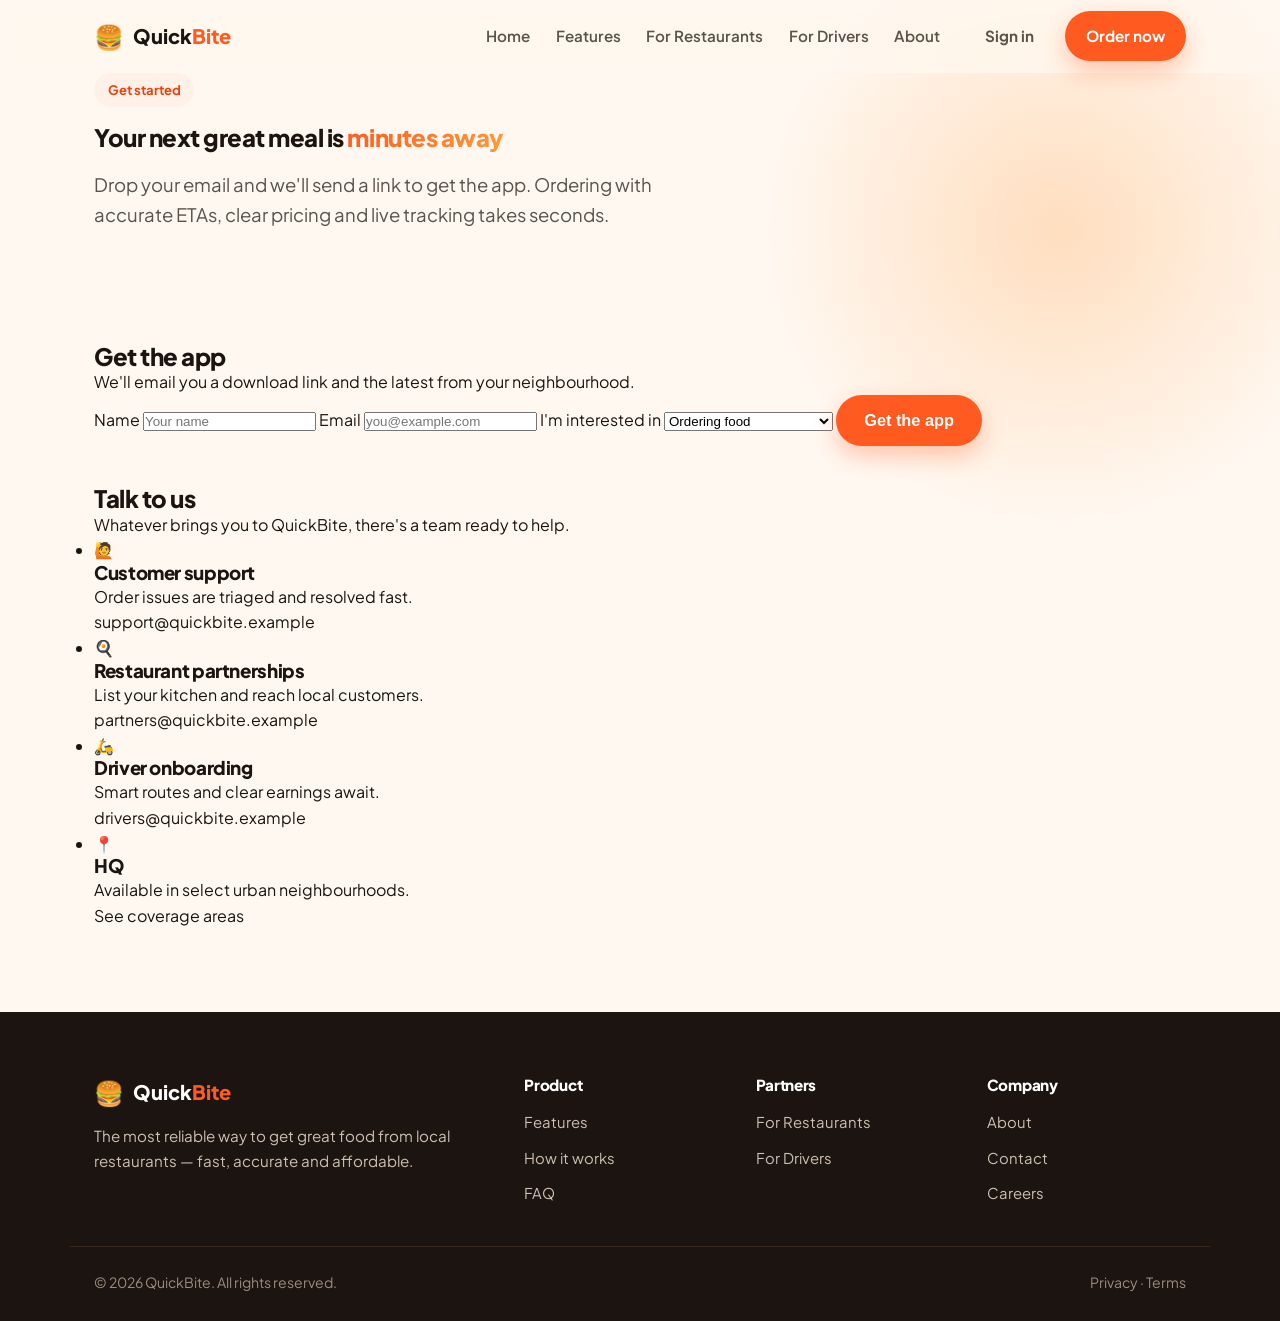
<file: contact.html>
<!DOCTYPE html>
<html lang="en">
<head>
  <meta charset="UTF-8" />
  <meta name="viewport" content="width=device-width, initial-scale=1.0" />
  <title>Get the app — QuickBite</title>
  <meta name="description" content="Get the QuickBite app, partner your restaurant or start driving. Reach our customer, partnerships and driver teams." />
  <link rel="preconnect" href="https://fonts.googleapis.com" />
  <link rel="preconnect" href="https://fonts.gstatic.com" crossorigin />
  <link href="https://fonts.googleapis.com/css2?family=Plus+Jakarta+Sans:wght@400;500;600;700;800&display=swap" rel="stylesheet" />
  <link rel="stylesheet" href="styles.css" />
  <script>document.documentElement.classList.add("js");</script>
  <link rel="icon" href="data:image/svg+xml,<svg xmlns='http://www.w3.org/2000/svg' viewBox='0 0 100 100'><text y='.9em' font-size='90'>🍔</text></svg>" />
</head>
<body>
  <!-- ===== Header ===== -->
  <header class="site-header" id="top">
    <div class="container header-inner">
      <a href="index.html" class="brand" aria-label="QuickBite home">
        <span class="brand-mark" aria-hidden="true">🍔</span>
        <span class="brand-name">Quick<span>Bite</span></span>
      </a>
      <nav class="nav" aria-label="Primary">
        <ul class="nav-links" id="navLinks">
          <li><a href="index.html">Home</a></li>
          <li><a href="features.html">Features</a></li>
          <li><a href="restaurants.html">For Restaurants</a></li>
          <li><a href="drivers.html">For Drivers</a></li>
          <li><a href="about.html">About</a></li>
        </ul>
      </nav>
      <div class="header-cta">
        <a href="#" class="btn btn-ghost">Sign in</a>
        <a href="contact.html" class="btn btn-primary" aria-current="page">Order now</a>
      </div>
      <button class="nav-toggle" id="navToggle" aria-label="Open menu" aria-expanded="false" aria-controls="navLinks">
        <span></span><span></span><span></span>
      </button>
    </div>
  </header>

  <main>
    <!-- ===== Page hero ===== -->
    <section class="page-hero short">
      <div class="container reveal">
        <span class="eyebrow">Get started</span>
        <h1>Your next great meal is <span class="grad">minutes away</span></h1>
        <p class="lead">Drop your email and we'll send a link to get the app. Ordering with accurate ETAs, clear pricing and live tracking takes seconds.</p>
      </div>
      <div class="hero-glow" aria-hidden="true"></div>
    </section>

    <!-- ===== Contact / signup grid ===== -->
    <section class="section contact-section">
      <div class="container contact-grid">
        <!-- Signup card -->
        <div class="contact-card reveal">
          <h2>Get the app</h2>
          <p>We'll email you a download link and the latest from your neighbourhood.</p>
          <form class="signup-form" id="orderForm" novalidate>
            <label for="nameInput">Name</label>
            <input type="text" id="nameInput" name="name" placeholder="Your name" autocomplete="name" />

            <label for="emailInput">Email</label>
            <input type="email" id="emailInput" name="email" placeholder="you@example.com" autocomplete="email" required />

            <label for="reasonInput">I'm interested in</label>
            <select id="reasonInput" name="reason">
              <option value="ordering">Ordering food</option>
              <option value="restaurant">Partnering my restaurant</option>
              <option value="driving">Becoming a driver</option>
            </select>

            <button type="submit" class="btn btn-primary btn-lg">Get the app</button>
            <p class="cta-note" id="formNote" role="status"></p>
          </form>
        </div>

        <!-- Contact channels -->
        <div class="contact-info reveal">
          <h2>Talk to us</h2>
          <p class="contact-lead">Whatever brings you to QuickBite, there's a team ready to help.</p>
          <ul class="contact-list">
            <li>
              <span class="contact-emoji">🙋</span>
              <div>
                <h3>Customer support</h3>
                <p>Order issues are triaged and resolved fast.</p>
                <a href="mailto:support@quickbite.example">support@quickbite.example</a>
              </div>
            </li>
            <li>
              <span class="contact-emoji">🍳</span>
              <div>
                <h3>Restaurant partnerships</h3>
                <p>List your kitchen and reach local customers.</p>
                <a href="mailto:partners@quickbite.example">partners@quickbite.example</a>
              </div>
            </li>
            <li>
              <span class="contact-emoji">🛵</span>
              <div>
                <h3>Driver onboarding</h3>
                <p>Smart routes and clear earnings await.</p>
                <a href="mailto:drivers@quickbite.example">drivers@quickbite.example</a>
              </div>
            </li>
            <li>
              <span class="contact-emoji">📍</span>
              <div>
                <h3>HQ</h3>
                <p>Available in select urban neighbourhoods.</p>
                <a href="#">See coverage areas</a>
              </div>
            </li>
          </ul>
        </div>
      </div>
    </section>
  </main>

  <!-- ===== Footer (shared) ===== -->
  <footer class="site-footer">
    <div class="container footer-grid">
      <div class="footer-brand">
        <a href="index.html" class="brand">
          <span class="brand-mark" aria-hidden="true">🍔</span>
          <span class="brand-name">Quick<span>Bite</span></span>
        </a>
        <p>The most reliable way to get great food from local restaurants — fast, accurate and affordable.</p>
      </div>
      <div class="footer-col">
        <h4>Product</h4>
        <ul>
          <li><a href="features.html">Features</a></li>
          <li><a href="features.html#how">How it works</a></li>
          <li><a href="features.html#faq">FAQ</a></li>
        </ul>
      </div>
      <div class="footer-col">
        <h4>Partners</h4>
        <ul>
          <li><a href="restaurants.html">For Restaurants</a></li>
          <li><a href="drivers.html">For Drivers</a></li>
        </ul>
      </div>
      <div class="footer-col">
        <h4>Company</h4>
        <ul>
          <li><a href="about.html">About</a></li>
          <li><a href="contact.html">Contact</a></li>
          <li><a href="#">Careers</a></li>
        </ul>
      </div>
    </div>
    <div class="container footer-bottom">
      <span>© <span id="year"></span> QuickBite. All rights reserved.</span>
      <span class="footer-legal"><a href="#">Privacy</a> · <a href="#">Terms</a></span>
    </div>
  </footer>

  <script src="script.js"></script>
</body>
</html>
</file>
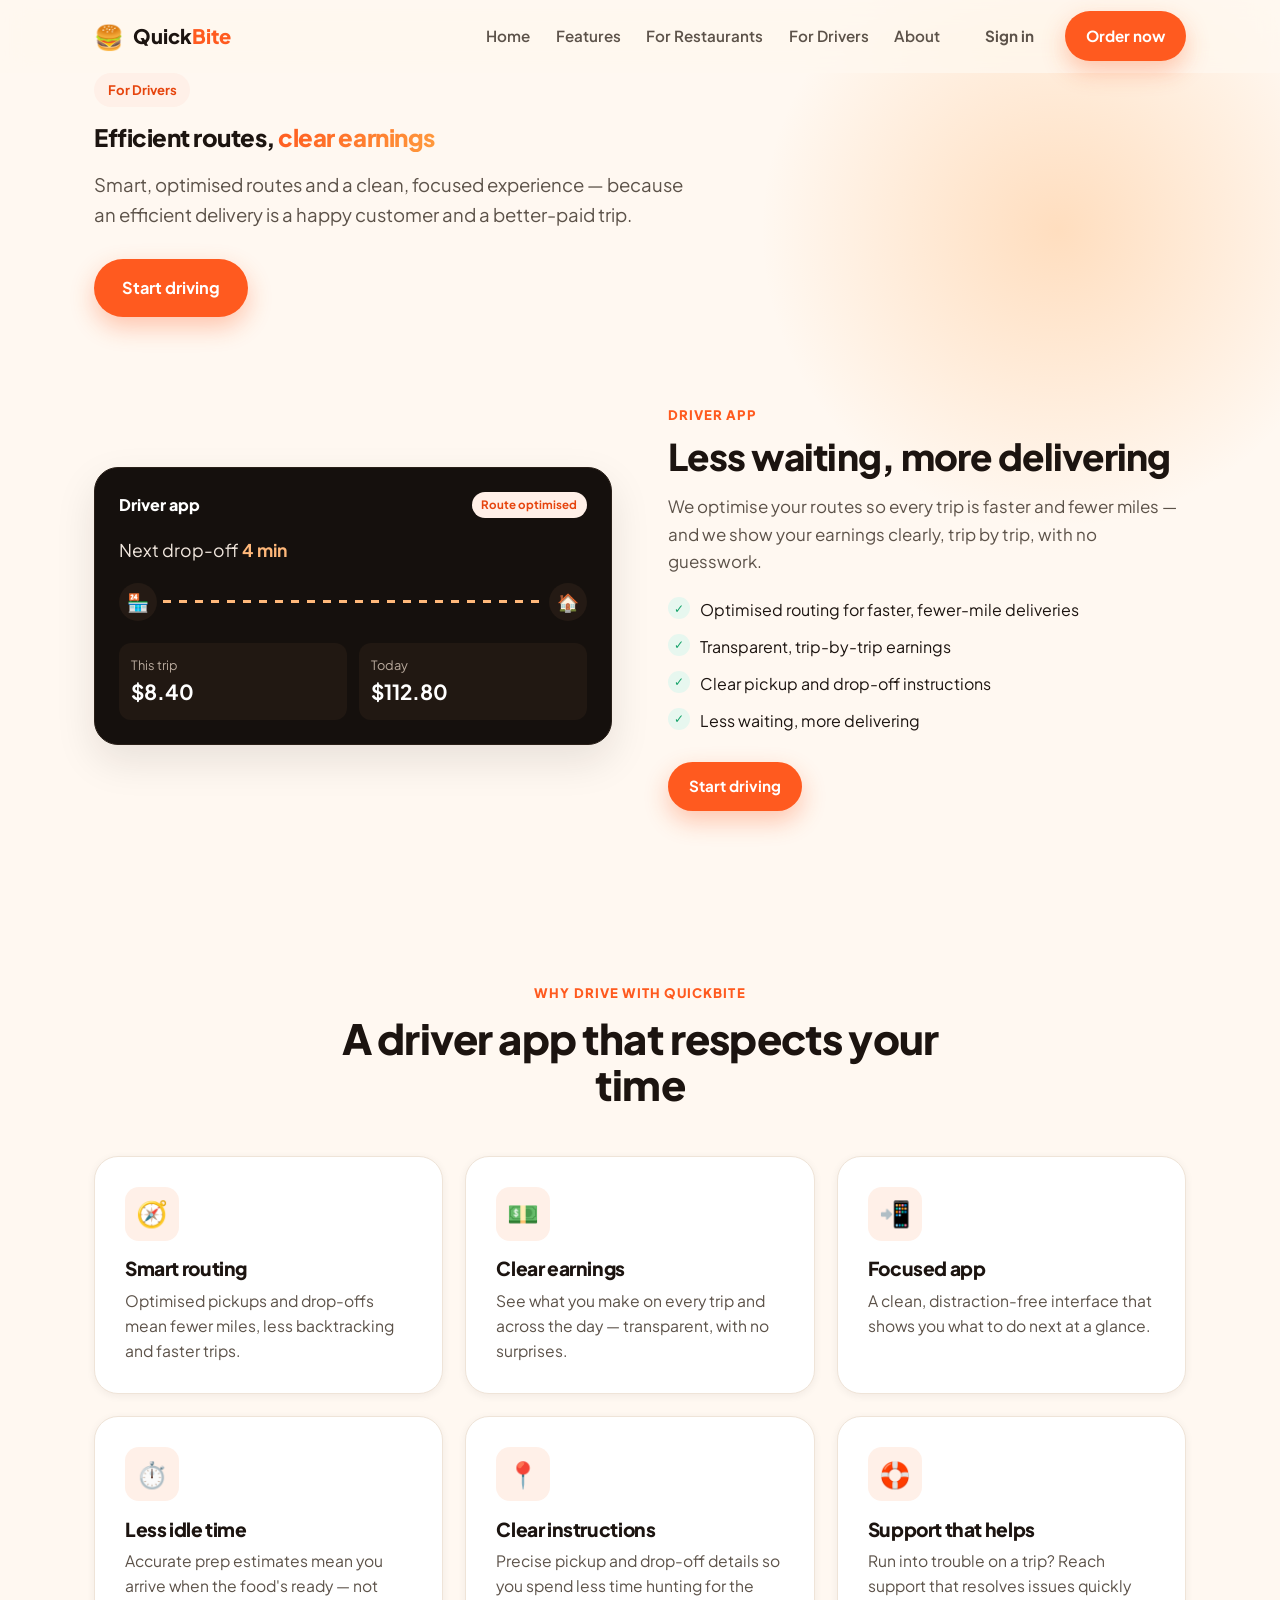
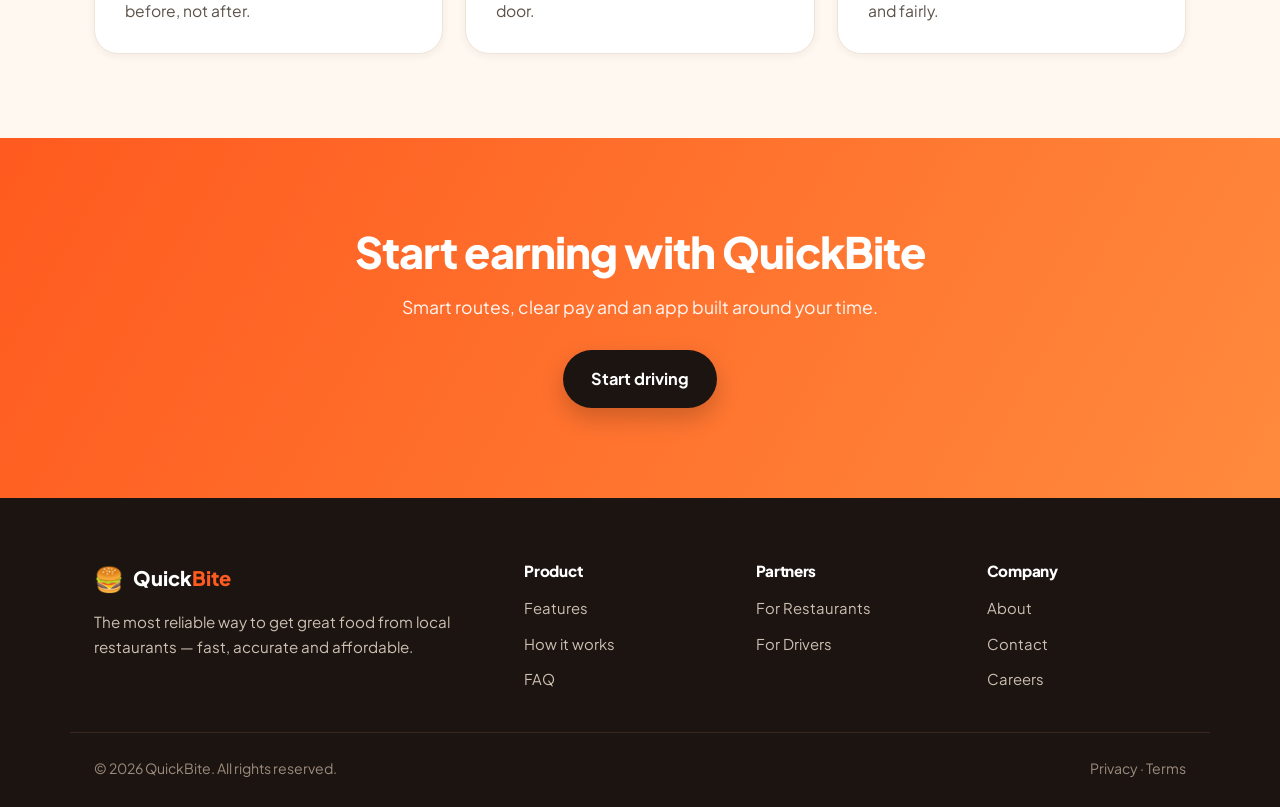
<file: drivers.html>
<!DOCTYPE html>
<html lang="en">
<head>
  <meta charset="UTF-8" />
  <meta name="viewport" content="width=device-width, initial-scale=1.0" />
  <title>For Drivers — QuickBite</title>
  <meta name="description" content="Drive with QuickBite: smart, optimised routes, transparent trip-by-trip earnings and a clean, focused app that means less waiting and more delivering." />
  <link rel="preconnect" href="https://fonts.googleapis.com" />
  <link rel="preconnect" href="https://fonts.gstatic.com" crossorigin />
  <link href="https://fonts.googleapis.com/css2?family=Plus+Jakarta+Sans:wght@400;500;600;700;800&display=swap" rel="stylesheet" />
  <link rel="stylesheet" href="styles.css" />
  <script>document.documentElement.classList.add("js");</script>
  <link rel="icon" href="data:image/svg+xml,<svg xmlns='http://www.w3.org/2000/svg' viewBox='0 0 100 100'><text y='.9em' font-size='90'>🍔</text></svg>" />
</head>
<body>
  <!-- ===== Header ===== -->
  <header class="site-header" id="top">
    <div class="container header-inner">
      <a href="index.html" class="brand" aria-label="QuickBite home">
        <span class="brand-mark" aria-hidden="true">🍔</span>
        <span class="brand-name">Quick<span>Bite</span></span>
      </a>
      <nav class="nav" aria-label="Primary">
        <ul class="nav-links" id="navLinks">
          <li><a href="index.html">Home</a></li>
          <li><a href="features.html">Features</a></li>
          <li><a href="restaurants.html">For Restaurants</a></li>
          <li><a href="drivers.html" aria-current="page">For Drivers</a></li>
          <li><a href="about.html">About</a></li>
        </ul>
      </nav>
      <div class="header-cta">
        <a href="#" class="btn btn-ghost">Sign in</a>
        <a href="contact.html" class="btn btn-primary">Order now</a>
      </div>
      <button class="nav-toggle" id="navToggle" aria-label="Open menu" aria-expanded="false" aria-controls="navLinks">
        <span></span><span></span><span></span>
      </button>
    </div>
  </header>

  <main>
    <!-- ===== Page hero ===== -->
    <section class="page-hero">
      <div class="container reveal">
        <span class="eyebrow">For Drivers</span>
        <h1>Efficient routes, <span class="grad">clear earnings</span></h1>
        <p class="lead">Smart, optimised routes and a clean, focused experience — because an efficient delivery is a happy customer and a better-paid trip.</p>
        <div class="hero-actions">
          <a href="contact.html" class="btn btn-primary btn-lg">Start driving</a>
        </div>
      </div>
      <div class="hero-glow" aria-hidden="true"></div>
    </section>

    <!-- ===== Driver split ===== -->
    <section class="section split">
      <div class="container split-grid">
        <div class="split-visual reveal" aria-hidden="true">
          <div class="panel dark">
            <div class="panel-top"><span class="panel-title">Driver app</span><span class="badge">Route optimised</span></div>
            <div class="driver-eta">Next drop-off <strong>4 min</strong></div>
            <div class="driver-route">
              <span class="dr-dot start">🏪</span>
              <span class="dr-line"></span>
              <span class="dr-dot end">🏠</span>
            </div>
            <div class="driver-earn">
              <div><span>This trip</span><strong>$8.40</strong></div>
              <div><span>Today</span><strong>$112.80</strong></div>
            </div>
          </div>
        </div>
        <div class="split-copy reveal">
          <span class="kicker">Driver app</span>
          <h2>Less waiting, more delivering</h2>
          <p>We optimise your routes so every trip is faster and fewer miles — and we show your earnings clearly, trip by trip, with no guesswork.</p>
          <ul class="check-list">
            <li>Optimised routing for faster, fewer-mile deliveries</li>
            <li>Transparent, trip-by-trip earnings</li>
            <li>Clear pickup and drop-off instructions</li>
            <li>Less waiting, more delivering</li>
          </ul>
          <a href="contact.html" class="btn btn-primary">Start driving</a>
        </div>
      </div>
    </section>

    <!-- ===== Benefits ===== -->
    <section class="section features">
      <div class="container">
        <div class="section-head reveal">
          <span class="kicker">Why drive with QuickBite</span>
          <h2>A driver app that respects your time</h2>
        </div>
        <div class="feature-grid">
          <article class="feature-card reveal">
            <div class="feature-icon">🧭</div>
            <h3>Smart routing</h3>
            <p>Optimised pickups and drop-offs mean fewer miles, less backtracking and faster trips.</p>
          </article>
          <article class="feature-card reveal">
            <div class="feature-icon">💵</div>
            <h3>Clear earnings</h3>
            <p>See what you make on every trip and across the day — transparent, with no surprises.</p>
          </article>
          <article class="feature-card reveal">
            <div class="feature-icon">📲</div>
            <h3>Focused app</h3>
            <p>A clean, distraction-free interface that shows you what to do next at a glance.</p>
          </article>
          <article class="feature-card reveal">
            <div class="feature-icon">⏱️</div>
            <h3>Less idle time</h3>
            <p>Accurate prep estimates mean you arrive when the food's ready — not before, not after.</p>
          </article>
          <article class="feature-card reveal">
            <div class="feature-icon">📍</div>
            <h3>Clear instructions</h3>
            <p>Precise pickup and drop-off details so you spend less time hunting for the door.</p>
          </article>
          <article class="feature-card reveal">
            <div class="feature-icon">🛟</div>
            <h3>Support that helps</h3>
            <p>Run into trouble on a trip? Reach support that resolves issues quickly and fairly.</p>
          </article>
        </div>
      </div>
    </section>

    <!-- ===== CTA ===== -->
    <section class="cta">
      <div class="container cta-inner reveal">
        <h2>Start earning with QuickBite</h2>
        <p>Smart routes, clear pay and an app built around your time.</p>
        <a href="contact.html" class="btn btn-primary btn-lg">Start driving</a>
      </div>
    </section>
  </main>

  <!-- ===== Footer (shared) ===== -->
  <footer class="site-footer">
    <div class="container footer-grid">
      <div class="footer-brand">
        <a href="index.html" class="brand">
          <span class="brand-mark" aria-hidden="true">🍔</span>
          <span class="brand-name">Quick<span>Bite</span></span>
        </a>
        <p>The most reliable way to get great food from local restaurants — fast, accurate and affordable.</p>
      </div>
      <div class="footer-col">
        <h4>Product</h4>
        <ul>
          <li><a href="features.html">Features</a></li>
          <li><a href="features.html#how">How it works</a></li>
          <li><a href="features.html#faq">FAQ</a></li>
        </ul>
      </div>
      <div class="footer-col">
        <h4>Partners</h4>
        <ul>
          <li><a href="restaurants.html">For Restaurants</a></li>
          <li><a href="drivers.html">For Drivers</a></li>
        </ul>
      </div>
      <div class="footer-col">
        <h4>Company</h4>
        <ul>
          <li><a href="about.html">About</a></li>
          <li><a href="contact.html">Contact</a></li>
          <li><a href="#">Careers</a></li>
        </ul>
      </div>
    </div>
    <div class="container footer-bottom">
      <span>© <span id="year"></span> QuickBite. All rights reserved.</span>
      <span class="footer-legal"><a href="#">Privacy</a> · <a href="#">Terms</a></span>
    </div>
  </footer>

  <script src="script.js"></script>
</body>
</html>
</file>
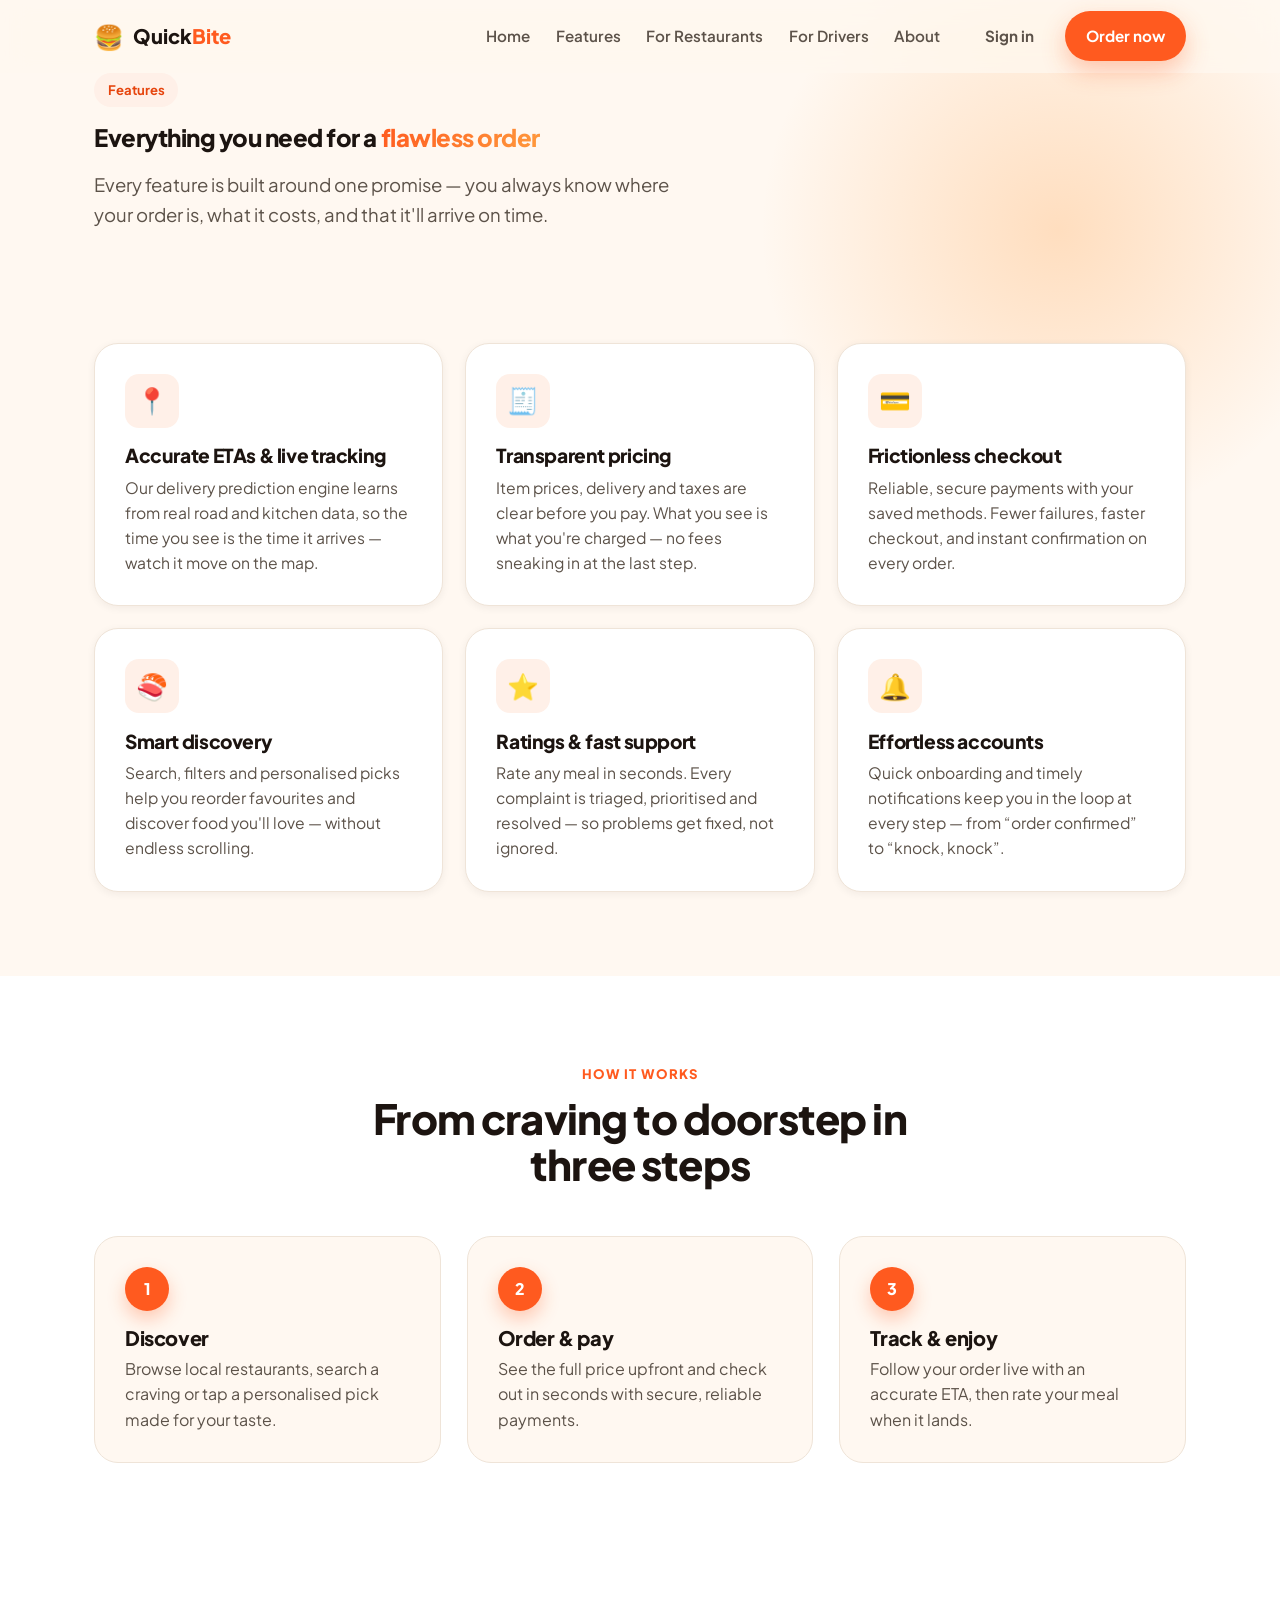
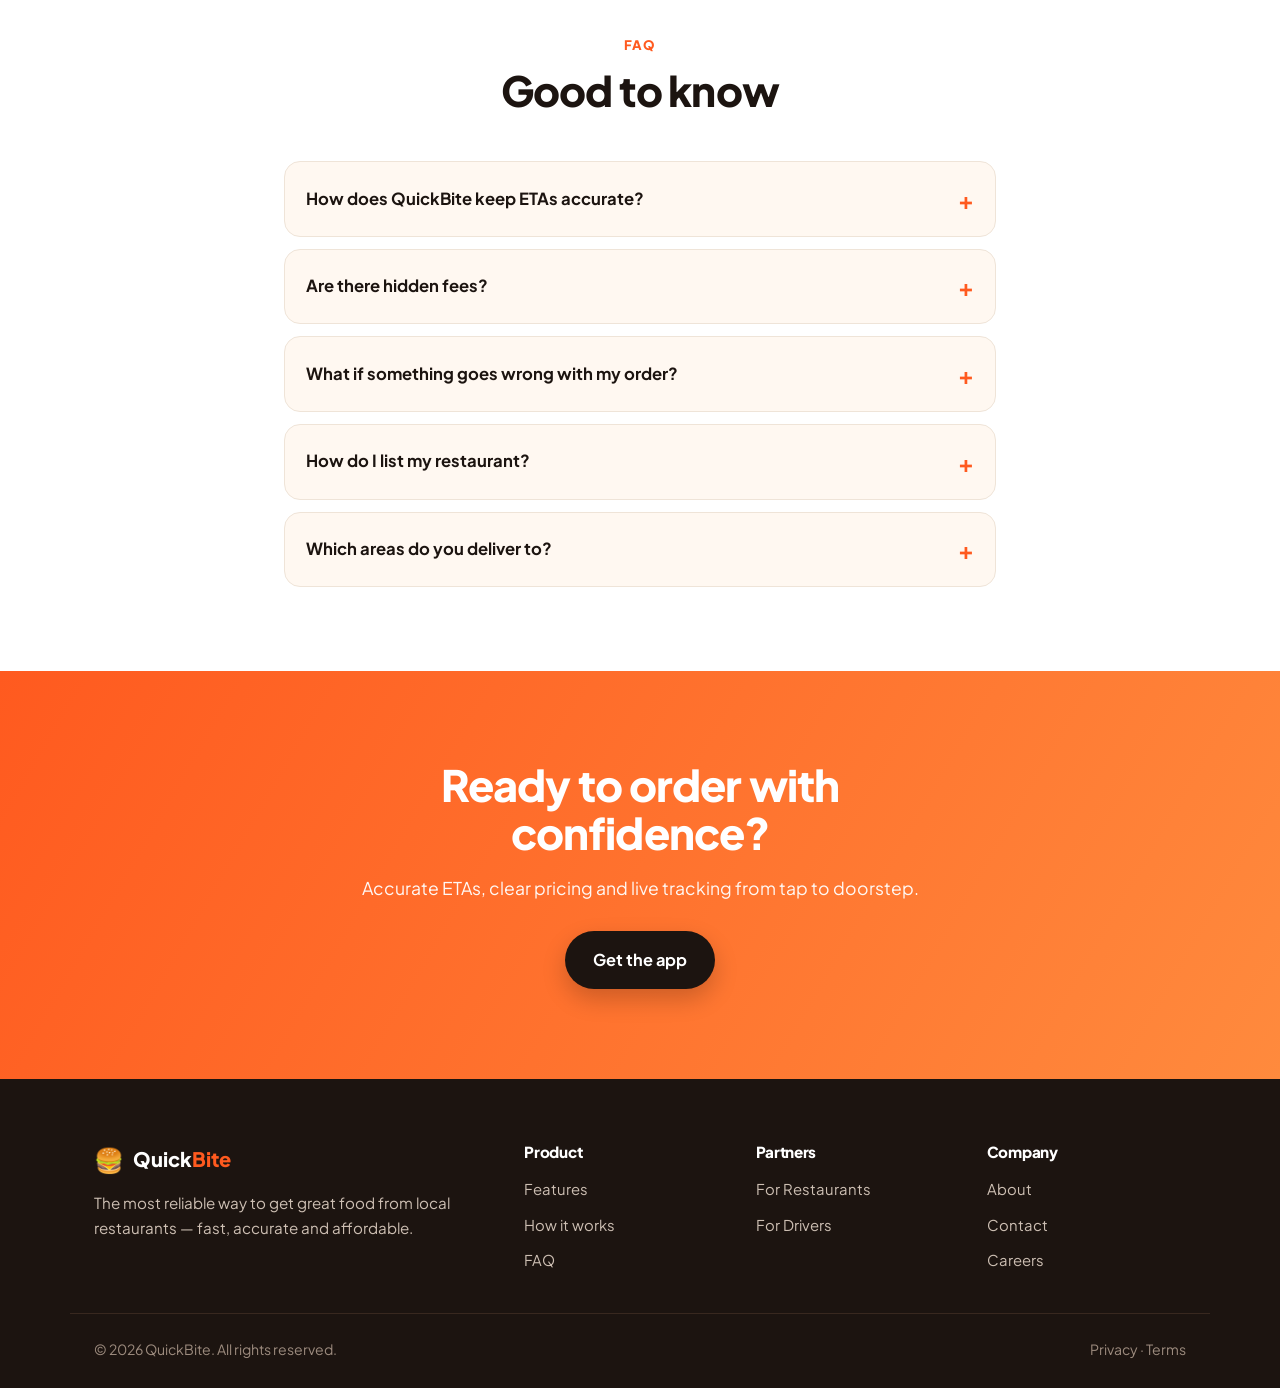
<file: features.html>
<!DOCTYPE html>
<html lang="en">
<head>
  <meta charset="UTF-8" />
  <meta name="viewport" content="width=device-width, initial-scale=1.0" />
  <title>Features — QuickBite</title>
  <meta name="description" content="Accurate ETAs and live tracking, transparent pricing, frictionless checkout, smart discovery, ratings and fast support — everything that makes QuickBite the most reliable way to order food." />
  <link rel="preconnect" href="https://fonts.googleapis.com" />
  <link rel="preconnect" href="https://fonts.gstatic.com" crossorigin />
  <link href="https://fonts.googleapis.com/css2?family=Plus+Jakarta+Sans:wght@400;500;600;700;800&display=swap" rel="stylesheet" />
  <link rel="stylesheet" href="styles.css" />
  <script>document.documentElement.classList.add("js");</script>
  <link rel="icon" href="data:image/svg+xml,<svg xmlns='http://www.w3.org/2000/svg' viewBox='0 0 100 100'><text y='.9em' font-size='90'>🍔</text></svg>" />
</head>
<body>
  <!-- ===== Header ===== -->
  <header class="site-header" id="top">
    <div class="container header-inner">
      <a href="index.html" class="brand" aria-label="QuickBite home">
        <span class="brand-mark" aria-hidden="true">🍔</span>
        <span class="brand-name">Quick<span>Bite</span></span>
      </a>
      <nav class="nav" aria-label="Primary">
        <ul class="nav-links" id="navLinks">
          <li><a href="index.html">Home</a></li>
          <li><a href="features.html" aria-current="page">Features</a></li>
          <li><a href="restaurants.html">For Restaurants</a></li>
          <li><a href="drivers.html">For Drivers</a></li>
          <li><a href="about.html">About</a></li>
        </ul>
      </nav>
      <div class="header-cta">
        <a href="#" class="btn btn-ghost">Sign in</a>
        <a href="contact.html" class="btn btn-primary">Order now</a>
      </div>
      <button class="nav-toggle" id="navToggle" aria-label="Open menu" aria-expanded="false" aria-controls="navLinks">
        <span></span><span></span><span></span>
      </button>
    </div>
  </header>

  <main>
    <!-- ===== Page hero ===== -->
    <section class="page-hero">
      <div class="container reveal">
        <span class="eyebrow">Features</span>
        <h1>Everything you need for a <span class="grad">flawless order</span></h1>
        <p class="lead">Every feature is built around one promise — you always know where your order is, what it costs, and that it'll arrive on time.</p>
      </div>
      <div class="hero-glow" aria-hidden="true"></div>
    </section>

    <!-- ===== Full feature grid ===== -->
    <section class="section features" id="features">
      <div class="container">
        <div class="feature-grid">
          <article class="feature-card reveal">
            <div class="feature-icon">📍</div>
            <h3>Accurate ETAs &amp; live tracking</h3>
            <p>Our delivery prediction engine learns from real road and kitchen data, so the time you see is the time it arrives — watch it move on the map.</p>
          </article>
          <article class="feature-card reveal">
            <div class="feature-icon">🧾</div>
            <h3>Transparent pricing</h3>
            <p>Item prices, delivery and taxes are clear before you pay. What you see is what you're charged — no fees sneaking in at the last step.</p>
          </article>
          <article class="feature-card reveal">
            <div class="feature-icon">💳</div>
            <h3>Frictionless checkout</h3>
            <p>Reliable, secure payments with your saved methods. Fewer failures, faster checkout, and instant confirmation on every order.</p>
          </article>
          <article class="feature-card reveal">
            <div class="feature-icon">🍣</div>
            <h3>Smart discovery</h3>
            <p>Search, filters and personalised picks help you reorder favourites and discover food you'll love — without endless scrolling.</p>
          </article>
          <article class="feature-card reveal">
            <div class="feature-icon">⭐</div>
            <h3>Ratings &amp; fast support</h3>
            <p>Rate any meal in seconds. Every complaint is triaged, prioritised and resolved — so problems get fixed, not ignored.</p>
          </article>
          <article class="feature-card reveal">
            <div class="feature-icon">🔔</div>
            <h3>Effortless accounts</h3>
            <p>Quick onboarding and timely notifications keep you in the loop at every step — from “order confirmed” to “knock, knock”.</p>
          </article>
        </div>
      </div>
    </section>

    <!-- ===== How it works ===== -->
    <section class="section how" id="how">
      <div class="container">
        <div class="section-head reveal">
          <span class="kicker">How it works</span>
          <h2>From craving to doorstep in three steps</h2>
        </div>
        <ol class="steps">
          <li class="step reveal">
            <span class="step-num">1</span>
            <h3>Discover</h3>
            <p>Browse local restaurants, search a craving or tap a personalised pick made for your taste.</p>
          </li>
          <li class="step reveal">
            <span class="step-num">2</span>
            <h3>Order &amp; pay</h3>
            <p>See the full price upfront and check out in seconds with secure, reliable payments.</p>
          </li>
          <li class="step reveal">
            <span class="step-num">3</span>
            <h3>Track &amp; enjoy</h3>
            <p>Follow your order live with an accurate ETA, then rate your meal when it lands.</p>
          </li>
        </ol>
      </div>
    </section>

    <!-- ===== FAQ ===== -->
    <section class="section faq" id="faq">
      <div class="container faq-inner">
        <div class="section-head reveal">
          <span class="kicker">FAQ</span>
          <h2>Good to know</h2>
        </div>
        <div class="accordion reveal">
          <div class="acc-item">
            <button class="acc-q" aria-expanded="false">How does QuickBite keep ETAs accurate?<span class="acc-icon" aria-hidden="true">+</span></button>
            <div class="acc-a"><p>Our delivery prediction service combines live traffic, kitchen prep times and driver location to estimate arrival — and updates it in real time as things change.</p></div>
          </div>
          <div class="acc-item">
            <button class="acc-q" aria-expanded="false">Are there hidden fees?<span class="acc-icon" aria-hidden="true">+</span></button>
            <div class="acc-a"><p>No. Items, delivery and taxes are all shown before you pay. The total you see at checkout is exactly what you're charged.</p></div>
          </div>
          <div class="acc-item">
            <button class="acc-q" aria-expanded="false">What if something goes wrong with my order?<span class="acc-icon" aria-hidden="true">+</span></button>
            <div class="acc-a"><p>Rate the order and raise an issue in a tap. Every complaint is triaged, prioritised and resolved by our support team — we track time-to-resolution closely.</p></div>
          </div>
          <div class="acc-item">
            <button class="acc-q" aria-expanded="false">How do I list my restaurant?<span class="acc-icon" aria-hidden="true">+</span></button>
            <div class="acc-a"><p>Sign up for the <a href="restaurants.html">Restaurant Partner Portal</a> to manage your menu, availability and orders, and start reaching nearby customers who value reliability.</p></div>
          </div>
          <div class="acc-item">
            <button class="acc-q" aria-expanded="false">Which areas do you deliver to?<span class="acc-icon" aria-hidden="true">+</span></button>
            <div class="acc-a"><p>QuickBite focuses on urban neighbourhoods with a deep, dependable selection of local restaurants. Pop in your address at checkout to see what's available near you.</p></div>
          </div>
        </div>
      </div>
    </section>

    <!-- ===== CTA ===== -->
    <section class="cta">
      <div class="container cta-inner reveal">
        <h2>Ready to order with confidence?</h2>
        <p>Accurate ETAs, clear pricing and live tracking from tap to doorstep.</p>
        <a href="contact.html" class="btn btn-primary btn-lg">Get the app</a>
      </div>
    </section>
  </main>

  <!-- ===== Footer (shared) ===== -->
  <footer class="site-footer">
    <div class="container footer-grid">
      <div class="footer-brand">
        <a href="index.html" class="brand">
          <span class="brand-mark" aria-hidden="true">🍔</span>
          <span class="brand-name">Quick<span>Bite</span></span>
        </a>
        <p>The most reliable way to get great food from local restaurants — fast, accurate and affordable.</p>
      </div>
      <div class="footer-col">
        <h4>Product</h4>
        <ul>
          <li><a href="features.html">Features</a></li>
          <li><a href="features.html#how">How it works</a></li>
          <li><a href="features.html#faq">FAQ</a></li>
        </ul>
      </div>
      <div class="footer-col">
        <h4>Partners</h4>
        <ul>
          <li><a href="restaurants.html">For Restaurants</a></li>
          <li><a href="drivers.html">For Drivers</a></li>
        </ul>
      </div>
      <div class="footer-col">
        <h4>Company</h4>
        <ul>
          <li><a href="about.html">About</a></li>
          <li><a href="contact.html">Contact</a></li>
          <li><a href="#">Careers</a></li>
        </ul>
      </div>
    </div>
    <div class="container footer-bottom">
      <span>© <span id="year"></span> QuickBite. All rights reserved.</span>
      <span class="footer-legal"><a href="#">Privacy</a> · <a href="#">Terms</a></span>
    </div>
  </footer>

  <script src="script.js"></script>
</body>
</html>
</file>
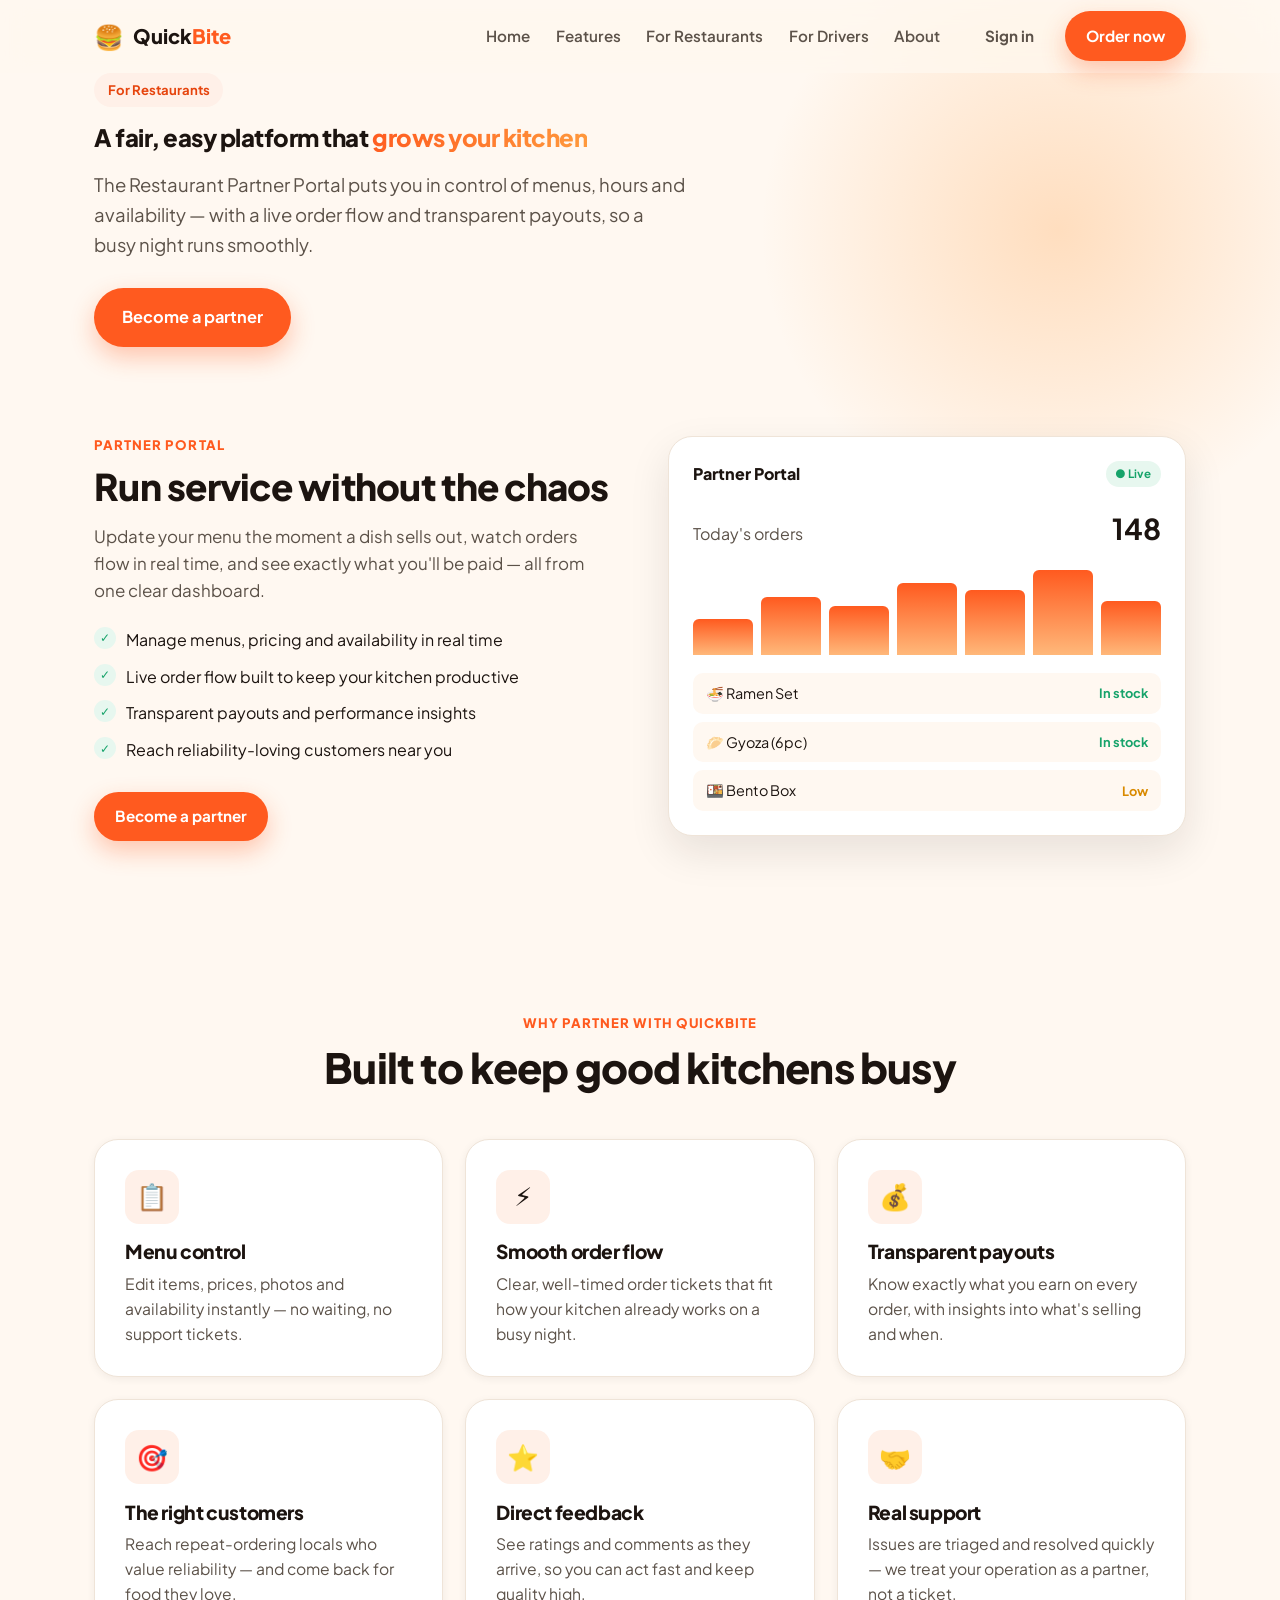
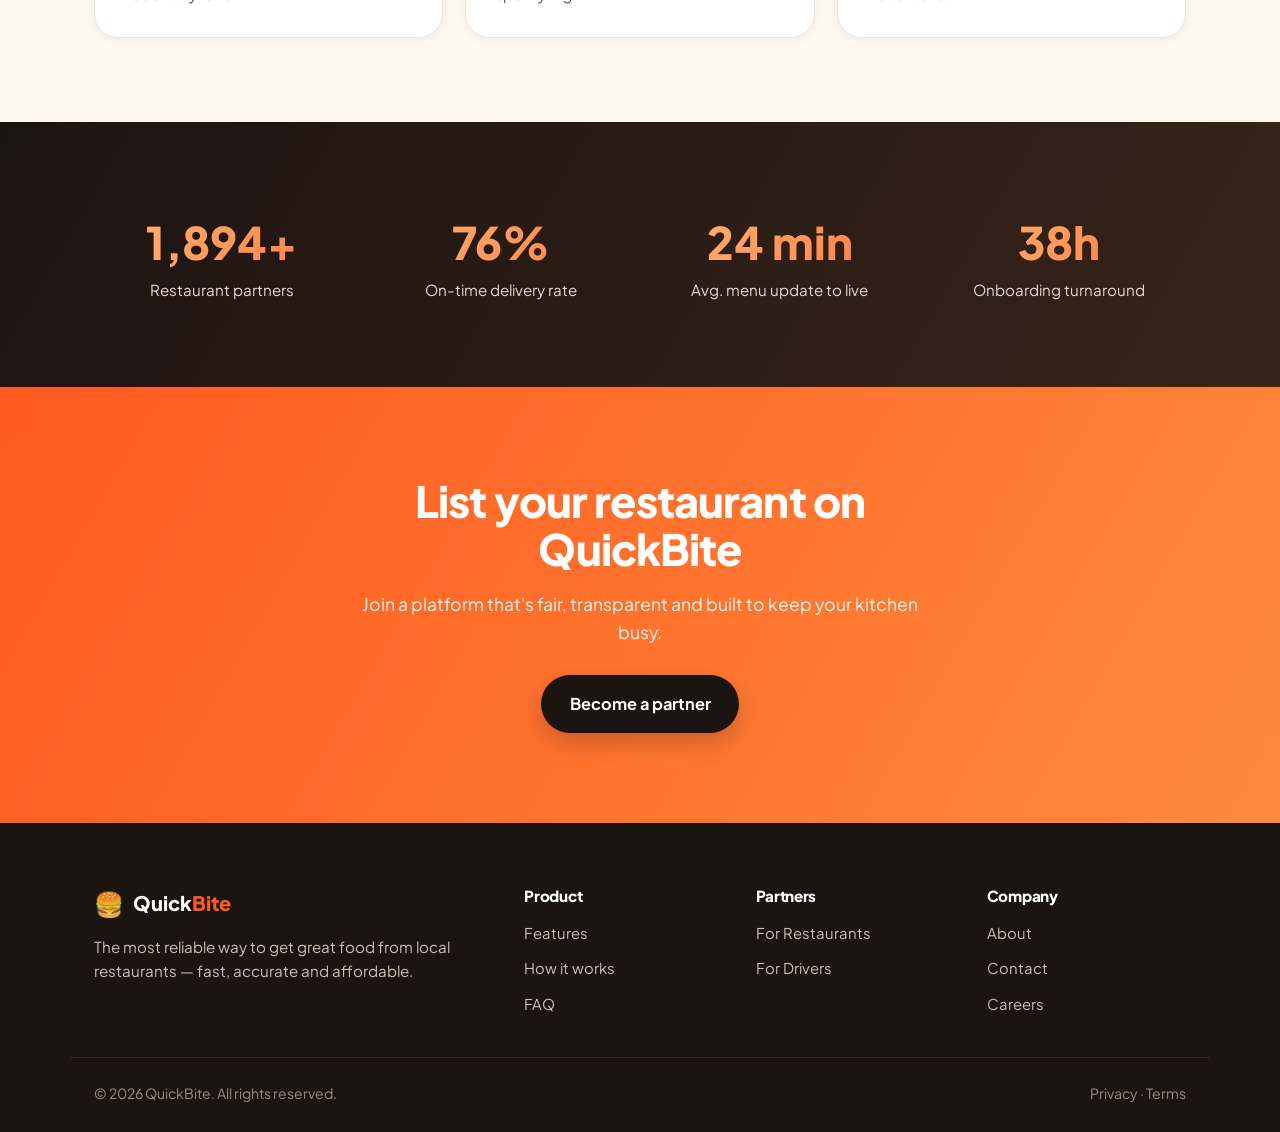
<file: restaurants.html>
<!DOCTYPE html>
<html lang="en">
<head>
  <meta charset="UTF-8" />
  <meta name="viewport" content="width=device-width, initial-scale=1.0" />
  <title>For Restaurants — QuickBite</title>
  <meta name="description" content="The QuickBite Restaurant Partner Portal: manage menus, hours and availability in real time, with a live order flow and transparent payouts that grow your kitchen." />
  <link rel="preconnect" href="https://fonts.googleapis.com" />
  <link rel="preconnect" href="https://fonts.gstatic.com" crossorigin />
  <link href="https://fonts.googleapis.com/css2?family=Plus+Jakarta+Sans:wght@400;500;600;700;800&display=swap" rel="stylesheet" />
  <link rel="stylesheet" href="styles.css" />
  <script>document.documentElement.classList.add("js");</script>
  <link rel="icon" href="data:image/svg+xml,<svg xmlns='http://www.w3.org/2000/svg' viewBox='0 0 100 100'><text y='.9em' font-size='90'>🍔</text></svg>" />
</head>
<body>
  <!-- ===== Header ===== -->
  <header class="site-header" id="top">
    <div class="container header-inner">
      <a href="index.html" class="brand" aria-label="QuickBite home">
        <span class="brand-mark" aria-hidden="true">🍔</span>
        <span class="brand-name">Quick<span>Bite</span></span>
      </a>
      <nav class="nav" aria-label="Primary">
        <ul class="nav-links" id="navLinks">
          <li><a href="index.html">Home</a></li>
          <li><a href="features.html">Features</a></li>
          <li><a href="restaurants.html" aria-current="page">For Restaurants</a></li>
          <li><a href="drivers.html">For Drivers</a></li>
          <li><a href="about.html">About</a></li>
        </ul>
      </nav>
      <div class="header-cta">
        <a href="#" class="btn btn-ghost">Sign in</a>
        <a href="contact.html" class="btn btn-primary">Order now</a>
      </div>
      <button class="nav-toggle" id="navToggle" aria-label="Open menu" aria-expanded="false" aria-controls="navLinks">
        <span></span><span></span><span></span>
      </button>
    </div>
  </header>

  <main>
    <!-- ===== Page hero ===== -->
    <section class="page-hero">
      <div class="container reveal">
        <span class="eyebrow">For Restaurants</span>
        <h1>A fair, easy platform that <span class="grad">grows your kitchen</span></h1>
        <p class="lead">The Restaurant Partner Portal puts you in control of menus, hours and availability — with a live order flow and transparent payouts, so a busy night runs smoothly.</p>
        <div class="hero-actions">
          <a href="contact.html" class="btn btn-primary btn-lg">Become a partner</a>
        </div>
      </div>
      <div class="hero-glow" aria-hidden="true"></div>
    </section>

    <!-- ===== Portal split ===== -->
    <section class="section split">
      <div class="container split-grid">
        <div class="split-copy reveal">
          <span class="kicker">Partner Portal</span>
          <h2>Run service without the chaos</h2>
          <p>Update your menu the moment a dish sells out, watch orders flow in real time, and see exactly what you'll be paid — all from one clear dashboard.</p>
          <ul class="check-list">
            <li>Manage menus, pricing and availability in real time</li>
            <li>Live order flow built to keep your kitchen productive</li>
            <li>Transparent payouts and performance insights</li>
            <li>Reach reliability-loving customers near you</li>
          </ul>
          <a href="contact.html" class="btn btn-primary">Become a partner</a>
        </div>
        <div class="split-visual reveal" aria-hidden="true">
          <div class="panel">
            <div class="panel-top"><span class="panel-title">Partner Portal</span><span class="badge live">● Live</span></div>
            <div class="panel-stat"><span>Today's orders</span><strong>148</strong></div>
            <div class="panel-bars">
              <div style="--h:40%"></div><div style="--h:65%"></div><div style="--h:55%"></div>
              <div style="--h:80%"></div><div style="--h:72%"></div><div style="--h:95%"></div>
              <div style="--h:60%"></div>
            </div>
            <div class="panel-rows">
              <div class="prow"><span>🍜 Ramen Set</span><span class="ok">In stock</span></div>
              <div class="prow"><span>🥟 Gyoza (6pc)</span><span class="ok">In stock</span></div>
              <div class="prow"><span>🍱 Bento Box</span><span class="warn">Low</span></div>
            </div>
          </div>
        </div>
      </div>
    </section>

    <!-- ===== Benefits ===== -->
    <section class="section features">
      <div class="container">
        <div class="section-head reveal">
          <span class="kicker">Why partner with QuickBite</span>
          <h2>Built to keep good kitchens busy</h2>
        </div>
        <div class="feature-grid">
          <article class="feature-card reveal">
            <div class="feature-icon">📋</div>
            <h3>Menu control</h3>
            <p>Edit items, prices, photos and availability instantly — no waiting, no support tickets.</p>
          </article>
          <article class="feature-card reveal">
            <div class="feature-icon">⚡</div>
            <h3>Smooth order flow</h3>
            <p>Clear, well-timed order tickets that fit how your kitchen already works on a busy night.</p>
          </article>
          <article class="feature-card reveal">
            <div class="feature-icon">💰</div>
            <h3>Transparent payouts</h3>
            <p>Know exactly what you earn on every order, with insights into what's selling and when.</p>
          </article>
          <article class="feature-card reveal">
            <div class="feature-icon">🎯</div>
            <h3>The right customers</h3>
            <p>Reach repeat-ordering locals who value reliability — and come back for food they love.</p>
          </article>
          <article class="feature-card reveal">
            <div class="feature-icon">⭐</div>
            <h3>Direct feedback</h3>
            <p>See ratings and comments as they arrive, so you can act fast and keep quality high.</p>
          </article>
          <article class="feature-card reveal">
            <div class="feature-icon">🤝</div>
            <h3>Real support</h3>
            <p>Issues are triaged and resolved quickly — we treat your operation as a partner, not a ticket.</p>
          </article>
        </div>
      </div>
    </section>

    <!-- ===== Stats band ===== -->
    <section class="section stats-band">
      <div class="container stats-grid">
        <div class="stat reveal"><span class="stat-num" data-count="2400" data-suffix="+">0</span><span class="stat-label">Restaurant partners</span></div>
        <div class="stat reveal"><span class="stat-num" data-count="96" data-suffix="%">0%</span><span class="stat-label">On-time delivery rate</span></div>
        <div class="stat reveal"><span class="stat-num" data-count="30" data-suffix=" min">0</span><span class="stat-label">Avg. menu update to live</span></div>
        <div class="stat reveal"><span class="stat-num" data-count="48" data-suffix="h">0</span><span class="stat-label">Onboarding turnaround</span></div>
      </div>
    </section>

    <!-- ===== CTA ===== -->
    <section class="cta">
      <div class="container cta-inner reveal">
        <h2>List your restaurant on QuickBite</h2>
        <p>Join a platform that's fair, transparent and built to keep your kitchen busy.</p>
        <a href="contact.html" class="btn btn-primary btn-lg">Become a partner</a>
      </div>
    </section>
  </main>

  <!-- ===== Footer (shared) ===== -->
  <footer class="site-footer">
    <div class="container footer-grid">
      <div class="footer-brand">
        <a href="index.html" class="brand">
          <span class="brand-mark" aria-hidden="true">🍔</span>
          <span class="brand-name">Quick<span>Bite</span></span>
        </a>
        <p>The most reliable way to get great food from local restaurants — fast, accurate and affordable.</p>
      </div>
      <div class="footer-col">
        <h4>Product</h4>
        <ul>
          <li><a href="features.html">Features</a></li>
          <li><a href="features.html#how">How it works</a></li>
          <li><a href="features.html#faq">FAQ</a></li>
        </ul>
      </div>
      <div class="footer-col">
        <h4>Partners</h4>
        <ul>
          <li><a href="restaurants.html">For Restaurants</a></li>
          <li><a href="drivers.html">For Drivers</a></li>
        </ul>
      </div>
      <div class="footer-col">
        <h4>Company</h4>
        <ul>
          <li><a href="about.html">About</a></li>
          <li><a href="contact.html">Contact</a></li>
          <li><a href="#">Careers</a></li>
        </ul>
      </div>
    </div>
    <div class="container footer-bottom">
      <span>© <span id="year"></span> QuickBite. All rights reserved.</span>
      <span class="footer-legal"><a href="#">Privacy</a> · <a href="#">Terms</a></span>
    </div>
  </footer>

  <script src="script.js"></script>
</body>
</html>
</file>
<file: styles.css>
/* ===================================================================
   QuickBite — marketing site styles
   Pure CSS, no frameworks
   =================================================================== */

:root {
  --ink: #1c1410;
  --ink-soft: #5c5249;
  --cream: #fff8f1;
  --paper: #ffffff;
  --line: #efe4d8;

  --brand: #ff5a1f;        /* warm appetite orange */
  --brand-dark: #e6440d;
  --brand-soft: #fff0e8;
  --accent: #16a36a;       /* trust green */
  --accent-soft: #e7f7ef;
  --warn: #d98a00;

  --radius: 16px;
  --radius-lg: 24px;
  --shadow-sm: 0 2px 8px rgba(28, 20, 16, .06);
  --shadow: 0 16px 40px rgba(28, 20, 16, .10);
  --shadow-lg: 0 30px 70px rgba(230, 68, 13, .18);

  --container: 1140px;
  --font: "Plus Jakarta Sans", system-ui, -apple-system, Segoe UI, Roboto, sans-serif;
}

* { box-sizing: border-box; margin: 0; padding: 0; }

html { scroll-behavior: smooth; scroll-padding-top: 84px; }

body {
  font-family: var(--font);
  color: var(--ink);
  background: var(--cream);
  line-height: 1.6;
  -webkit-font-smoothing: antialiased;
  overflow-x: hidden;
}

h1, h2, h3, h4 { line-height: 1.12; letter-spacing: -0.02em; font-weight: 800; }
a { color: inherit; text-decoration: none; }
img { max-width: 100%; display: block; }

.container { width: 100%; max-width: var(--container); margin: 0 auto; padding: 0 24px; }

.grad {
  background: linear-gradient(120deg, var(--brand), #ff9a3d);
  -webkit-background-clip: text;
  background-clip: text;
  color: transparent;
}

/* ===== Buttons ===== */
.btn {
  --pad-y: .72rem; --pad-x: 1.25rem;
  display: inline-flex; align-items: center; justify-content: center;
  gap: .5rem;
  padding: var(--pad-y) var(--pad-x);
  border-radius: 999px;
  font-weight: 700; font-size: .95rem;
  border: 1.5px solid transparent;
  cursor: pointer;
  transition: transform .15s ease, box-shadow .2s ease, background .2s ease, color .2s ease;
  white-space: nowrap;
}
.btn:active { transform: translateY(1px); }
.btn-lg { --pad-y: .95rem; --pad-x: 1.7rem; font-size: 1.02rem; }

.btn-primary { background: var(--brand); color: #fff; box-shadow: 0 10px 24px rgba(255, 90, 31, .32); }
.btn-primary:hover { background: var(--brand-dark); transform: translateY(-2px); box-shadow: 0 16px 30px rgba(255, 90, 31, .4); }

.btn-outline { background: transparent; color: var(--ink); border-color: var(--line); }
.btn-outline:hover { border-color: var(--brand); color: var(--brand); transform: translateY(-2px); }

.btn-ghost { background: transparent; color: var(--ink-soft); }
.btn-ghost:hover { color: var(--ink); }

/* ===== Header ===== */
.site-header {
  position: sticky; top: 0; z-index: 50;
  background: rgba(255, 248, 241, .8);
  backdrop-filter: saturate(180%) blur(14px);
  border-bottom: 1px solid transparent;
  transition: border-color .25s ease, box-shadow .25s ease, background .25s ease;
}
.site-header.scrolled { border-color: var(--line); box-shadow: var(--shadow-sm); background: rgba(255, 248, 241, .92); }
.header-inner { display: flex; align-items: center; gap: 1.5rem; height: 72px; }

.brand { display: inline-flex; align-items: center; gap: .55rem; font-weight: 800; font-size: 1.25rem; }
.brand-mark { font-size: 1.5rem; line-height: 1; }
.brand-name span { color: var(--brand); }

.nav { margin-left: auto; }
.nav-links { display: flex; gap: 1.6rem; list-style: none; }
.nav-links a { font-weight: 600; font-size: .95rem; color: var(--ink-soft); transition: color .15s ease; }
.nav-links a:hover { color: var(--brand); }

.header-cta { display: flex; align-items: center; gap: .6rem; }

.nav-toggle { display: none; flex-direction: column; gap: 5px; background: none; border: 0; cursor: pointer; padding: 8px; }
.nav-toggle span { width: 24px; height: 2.5px; background: var(--ink); border-radius: 2px; transition: transform .25s ease, opacity .2s ease; }
.nav-toggle.open span:nth-child(1) { transform: translateY(7.5px) rotate(45deg); }
.nav-toggle.open span:nth-child(2) { opacity: 0; }
.nav-toggle.open span:nth-child(3) { transform: translateY(-7.5px) rotate(-45deg); }

/* ===== Hero ===== */
.hero { position: relative; padding: 84px 0 72px; overflow: hidden; }
.hero-grid { display: grid; grid-template-columns: 1.05fr .95fr; gap: 48px; align-items: center; }

.eyebrow {
  display: inline-block; font-size: .82rem; font-weight: 700;
  color: var(--brand-dark); background: var(--brand-soft);
  padding: .4rem .85rem; border-radius: 999px; margin-bottom: 1.1rem;
}
.hero-copy h1 { font-size: clamp(2.4rem, 5.2vw, 3.9rem); }
.lead { font-size: 1.16rem; color: var(--ink-soft); margin: 1.2rem 0 1.8rem; max-width: 32em; }

.hero-actions { display: flex; gap: .8rem; flex-wrap: wrap; }
.hero-trust {
  display: flex; gap: 1.5rem; flex-wrap: wrap; list-style: none;
  margin-top: 2.2rem; padding-top: 1.4rem; border-top: 1px solid var(--line);
  font-size: .92rem; color: var(--ink-soft);
}
.hero-trust strong { color: var(--ink); }

.hero-glow {
  position: absolute; inset: auto -10% 0 auto; width: 700px; height: 700px;
  background: radial-gradient(circle, rgba(255, 154, 61, .28), transparent 60%);
  z-index: -1; top: -120px;
}

/* Phone mockup */
.hero-visual { position: relative; display: flex; justify-content: center; }
.phone {
  position: relative; width: 300px; background: #0e0a08; border-radius: 40px;
  padding: 12px; box-shadow: var(--shadow-lg); animation: float 6s ease-in-out infinite;
}
.phone-notch { position: absolute; top: 14px; left: 50%; transform: translateX(-50%); width: 110px; height: 22px; background: #0e0a08; border-radius: 0 0 14px 14px; z-index: 3; }
.phone-screen { background: var(--paper); border-radius: 30px; padding: 28px 16px 16px; overflow: hidden; }

.track-head { display: flex; justify-content: space-between; align-items: baseline; margin-bottom: 12px; }
.track-status { font-weight: 800; color: var(--brand); }
.track-eta { font-size: .85rem; color: var(--ink-soft); }
.track-eta strong { color: var(--ink); }

.track-map {
  position: relative; height: 130px; border-radius: 16px; margin-bottom: 14px;
  background:
    radial-gradient(circle at 20% 30%, #e7f7ef 0 14%, transparent 14%),
    linear-gradient(135deg, #fff3ea, #ffe9da);
  overflow: hidden;
}
.route { position: absolute; left: 18%; top: 70%; width: 60%; height: 3px; background: repeating-linear-gradient(90deg, var(--brand) 0 8px, transparent 8px 16px); transform: rotate(-18deg); border-radius: 3px; }
.pin { position: absolute; font-size: 1.1rem; }
.pin-store { left: 14%; top: 60%; }
.pin-home { right: 12%; top: 24%; }
.pin-rider { left: 44%; top: 44%; animation: ride 4s ease-in-out infinite; }

.track-steps { display: grid; gap: 7px; margin-bottom: 14px; }
.tstep { display: flex; align-items: center; gap: 9px; font-size: .82rem; color: var(--ink-soft); }
.tstep .dot { width: 10px; height: 10px; border-radius: 50%; background: var(--line); flex: none; }
.tstep.done .dot { background: var(--accent); }
.tstep.done { color: var(--ink); }
.tstep.active .dot { background: var(--brand); box-shadow: 0 0 0 4px var(--brand-soft); }
.tstep.active { color: var(--ink); font-weight: 700; }

.track-bill { border-top: 1px dashed var(--line); padding-top: 10px; display: grid; gap: 5px; }
.bill-row { display: flex; justify-content: space-between; font-size: .82rem; color: var(--ink-soft); }
.bill-row.total { font-weight: 800; color: var(--ink); font-size: .95rem; margin-top: 3px; }

.floaty {
  position: absolute; background: #fff; padding: .6rem .9rem; border-radius: 12px;
  box-shadow: var(--shadow); font-size: .82rem; font-weight: 700; border: 1px solid var(--line);
}
.floaty-1 { top: 18%; left: -6%; animation: float 5s ease-in-out infinite; }
.floaty-2 { bottom: 12%; right: -4%; animation: float 5.5s ease-in-out infinite .6s; }

@keyframes float { 0%,100% { transform: translateY(0); } 50% { transform: translateY(-12px); } }
@keyframes ride { 0%,100% { transform: translate(0,0); } 50% { transform: translate(24px,-14px); } }

/* ===== Marquee ===== */
.marquee-wrap { padding: 28px 0 8px; }
.marquee-label { text-align: center; color: var(--ink-soft); font-size: .85rem; font-weight: 600; margin-bottom: 14px; }
.marquee { position: relative; overflow: hidden; -webkit-mask-image: linear-gradient(90deg, transparent, #000 12%, #000 88%, transparent); mask-image: linear-gradient(90deg, transparent, #000 12%, #000 88%, transparent); }
.marquee-track { display: flex; gap: 2.5rem; width: max-content; animation: scroll 28s linear infinite; }
.marquee-track span { font-weight: 700; color: var(--ink-soft); white-space: nowrap; opacity: .8; }
@keyframes scroll { to { transform: translateX(-50%); } }

/* ===== Sections ===== */
.section { padding: 84px 0; }
.section-head { max-width: 640px; margin: 0 auto 48px; text-align: center; }
.kicker { display: inline-block; color: var(--brand); font-weight: 800; font-size: .82rem; letter-spacing: .08em; text-transform: uppercase; margin-bottom: .7rem; }
.section-head h2 { font-size: clamp(1.8rem, 3.6vw, 2.6rem); }
.section-head p { color: var(--ink-soft); margin-top: .9rem; font-size: 1.08rem; }

/* ===== Problem compare ===== */
.problem { background: var(--paper); }
.compare { display: grid; grid-template-columns: 1fr 1fr; gap: 24px; max-width: 880px; margin: 0 auto; }
.compare-col { border-radius: var(--radius-lg); padding: 30px; }
.compare-col h3 { font-size: 1.15rem; margin-bottom: 1rem; }
.compare-col ul { list-style: none; display: grid; gap: .7rem; }
.compare-col li { position: relative; padding-left: 1.9rem; color: var(--ink-soft); }
.compare-col li::before { position: absolute; left: 0; top: 0; font-weight: 800; }
.compare-col.bad { background: #fbf2ef; border: 1px solid #f3dcd4; }
.compare-col.bad li::before { content: "✕"; color: #d3492a; }
.compare-col.good { background: var(--accent-soft); border: 1px solid #cdeeddff; }
.compare-col.good li::before { content: "✓"; color: var(--accent); }
.compare-col.good li { color: var(--ink); font-weight: 600; }

/* ===== Features ===== */
.feature-grid { display: grid; grid-template-columns: repeat(3, 1fr); gap: 22px; }
.feature-card {
  background: var(--paper); border: 1px solid var(--line); border-radius: var(--radius-lg);
  padding: 30px; box-shadow: var(--shadow-sm); transition: transform .2s ease, box-shadow .2s ease, border-color .2s ease;
}
.feature-card:hover { transform: translateY(-6px); box-shadow: var(--shadow); border-color: #f1d9cb; }
.feature-icon { width: 54px; height: 54px; display: grid; place-items: center; font-size: 1.6rem; background: var(--brand-soft); border-radius: 14px; margin-bottom: 1.1rem; }
.feature-card h3 { font-size: 1.2rem; margin-bottom: .5rem; }
.feature-card p { color: var(--ink-soft); font-size: .98rem; }

/* ===== How it works ===== */
.how { background: var(--paper); }
.steps { list-style: none; display: grid; grid-template-columns: repeat(3, 1fr); gap: 26px; counter-reset: step; }
.step { position: relative; padding: 30px; border-radius: var(--radius-lg); background: var(--cream); border: 1px solid var(--line); }
.step-num { display: grid; place-items: center; width: 44px; height: 44px; border-radius: 50%; background: var(--brand); color: #fff; font-weight: 800; margin-bottom: 1rem; box-shadow: 0 8px 18px rgba(255,90,31,.3); }
.step h3 { font-size: 1.25rem; margin-bottom: .4rem; }
.step p { color: var(--ink-soft); }

/* ===== Stats band ===== */
.stats-band { background: linear-gradient(120deg, var(--ink), #38241a); color: #fff; }
.stats-grid { display: grid; grid-template-columns: repeat(4, 1fr); gap: 24px; text-align: center; }
.stat-num { display: block; font-size: clamp(2rem, 4vw, 2.8rem); font-weight: 800; background: linear-gradient(120deg, #ffb87a, #ff7a3d); -webkit-background-clip: text; background-clip: text; color: transparent; }
.stat-label { color: #e6d8cd; font-size: .95rem; }

/* ===== Split sections ===== */
.split-grid { display: grid; grid-template-columns: 1fr 1fr; gap: 56px; align-items: center; }
.split.reverse { background: var(--paper); }
.split-copy h2 { font-size: clamp(1.7rem, 3.2vw, 2.3rem); margin-bottom: 1rem; }
.split-copy > p { color: var(--ink-soft); font-size: 1.06rem; margin-bottom: 1.4rem; }
.check-list { list-style: none; display: grid; gap: .7rem; margin-bottom: 1.8rem; }
.check-list li { position: relative; padding-left: 2rem; }
.check-list li::before { content: "✓"; position: absolute; left: 0; top: 0; width: 22px; height: 22px; background: var(--accent-soft); color: var(--accent); border-radius: 50%; display: grid; place-items: center; font-size: .75rem; font-weight: 800; }

/* Panels */
.panel { background: var(--paper); border: 1px solid var(--line); border-radius: var(--radius-lg); padding: 24px; box-shadow: var(--shadow); }
.panel.dark { background: #15100d; border-color: #2a2019; color: #fff; }
.panel-top { display: flex; justify-content: space-between; align-items: center; margin-bottom: 18px; }
.panel-title { font-weight: 800; }
.badge { font-size: .72rem; font-weight: 700; padding: .25rem .6rem; border-radius: 999px; background: var(--brand-soft); color: var(--brand-dark); }
.badge.live { background: var(--accent-soft); color: var(--accent); }
.panel-stat { display: flex; justify-content: space-between; align-items: baseline; margin-bottom: 14px; color: var(--ink-soft); }
.panel-stat strong { font-size: 1.8rem; color: var(--ink); }
.panel-bars { display: flex; align-items: flex-end; gap: 8px; height: 90px; margin-bottom: 18px; }
.panel-bars div { flex: 1; height: var(--h); background: linear-gradient(180deg, var(--brand), #ffb87a); border-radius: 6px 6px 0 0; }
.panel-rows { display: grid; gap: 8px; }
.prow { display: flex; justify-content: space-between; align-items: center; font-size: .9rem; padding: .55rem .8rem; background: var(--cream); border-radius: 10px; }
.prow .ok { color: var(--accent); font-weight: 700; font-size: .8rem; }
.prow .warn { color: var(--warn); font-weight: 700; font-size: .8rem; }

.driver-eta { font-size: 1.1rem; margin-bottom: 18px; color: #f0e6dd; }
.driver-eta strong { color: #ffb87a; }
.driver-route { display: flex; align-items: center; gap: 6px; margin-bottom: 22px; }
.dr-dot { width: 38px; height: 38px; display: grid; place-items: center; background: #241a14; border-radius: 50%; font-size: 1.1rem; flex: none; }
.dr-line { flex: 1; height: 3px; background: repeating-linear-gradient(90deg, #ffb87a 0 8px, transparent 8px 16px); }
.driver-earn { display: grid; grid-template-columns: 1fr 1fr; gap: 12px; }
.driver-earn div { background: #211812; border-radius: 12px; padding: 12px; }
.driver-earn span { display: block; color: #b8a99c; font-size: .8rem; }
.driver-earn strong { font-size: 1.3rem; color: #fff; }

/* ===== Testimonials ===== */
.quote-grid { display: grid; grid-template-columns: repeat(3, 1fr); gap: 22px; }
.quote { background: var(--paper); border: 1px solid var(--line); border-radius: var(--radius-lg); padding: 28px; box-shadow: var(--shadow-sm); }
.quote blockquote { font-size: 1.05rem; font-weight: 500; margin-bottom: 1.2rem; }
.quote figcaption { display: flex; align-items: center; gap: .6rem; color: var(--ink-soft); font-size: .9rem; font-weight: 600; }
.avatar { width: 34px; height: 34px; border-radius: 50%; background: var(--brand); color: #fff; display: grid; place-items: center; font-weight: 800; }

/* ===== FAQ ===== */
.faq { background: var(--paper); }
.faq-inner { max-width: 760px; margin: 0 auto; }
.accordion { display: grid; gap: 12px; }
.acc-item { border: 1px solid var(--line); border-radius: var(--radius); overflow: hidden; background: var(--cream); transition: border-color .2s ease; }
.acc-item.open { border-color: var(--brand); }
.acc-q { width: 100%; display: flex; justify-content: space-between; align-items: center; gap: 1rem; padding: 1.1rem 1.3rem; background: none; border: 0; font: inherit; font-weight: 700; font-size: 1.04rem; text-align: left; cursor: pointer; color: var(--ink); }
.acc-icon { font-size: 1.5rem; color: var(--brand); transition: transform .25s ease; flex: none; }
.acc-item.open .acc-icon { transform: rotate(45deg); }
.acc-a { max-height: 0; overflow: hidden; transition: max-height .3s ease; }
.acc-a p { padding: 0 1.3rem 1.2rem; color: var(--ink-soft); }

/* ===== CTA ===== */
.cta { padding: 90px 0; background: linear-gradient(120deg, var(--brand), #ff8a3d); color: #fff; text-align: center; }
.cta-inner { max-width: 620px; margin: 0 auto; }
.cta h2 { font-size: clamp(1.9rem, 4vw, 2.7rem); }
.cta p { margin: 1rem 0 1.8rem; font-size: 1.1rem; opacity: .95; }
.cta-form { display: flex; gap: .7rem; justify-content: center; flex-wrap: wrap; }
.cta-form input { flex: 1; min-width: 240px; max-width: 340px; padding: .95rem 1.2rem; border-radius: 999px; border: 0; font: inherit; font-size: 1rem; box-shadow: var(--shadow); }
.cta-form input:focus { outline: 3px solid rgba(255,255,255,.6); }
.cta .btn-primary { background: var(--ink); box-shadow: 0 10px 24px rgba(0,0,0,.2); }
.cta .btn-primary:hover { background: #2c1f17; }
.cta-note { min-height: 1.4em; margin-top: 1rem; font-weight: 700; }

/* ===== Footer ===== */
.site-footer { background: var(--ink); color: #cdbfb3; padding: 64px 0 28px; }
.footer-grid { display: grid; grid-template-columns: 2fr 1fr 1fr 1fr; gap: 32px; padding-bottom: 40px; border-bottom: 1px solid #38281f; }
.footer-brand .brand { color: #fff; margin-bottom: 1rem; }
.footer-brand p { max-width: 28em; font-size: .95rem; }
.footer-col h4 { color: #fff; font-size: .95rem; margin-bottom: 1rem; }
.footer-col ul { list-style: none; display: grid; gap: .6rem; }
.footer-col a { color: #cdbfb3; font-size: .93rem; transition: color .15s ease; }
.footer-col a:hover { color: var(--brand); }
.footer-bottom { display: flex; justify-content: space-between; flex-wrap: wrap; gap: 1rem; padding-top: 24px; font-size: .88rem; color: #9c8b7e; }
.footer-legal a:hover { color: var(--brand); }

/* ===== Reveal animation =====
   Only hidden when JS is active (.js on <html>); otherwise content shows normally. */
.js .reveal { opacity: 0; transform: translateY(24px); transition: opacity .6s ease, transform .6s ease; }
.js .reveal.visible { opacity: 1; transform: none; }

/* ===== Responsive ===== */
@media (max-width: 920px) {
  .hero-grid { grid-template-columns: 1fr; gap: 40px; }
  .hero-visual { order: -1; }
  .feature-grid, .steps, .quote-grid { grid-template-columns: 1fr 1fr; }
  .stats-grid { grid-template-columns: 1fr 1fr; }
  .split-grid { grid-template-columns: 1fr; gap: 36px; }
  .split.reverse .split-visual { order: -1; }
  .footer-grid { grid-template-columns: 1fr 1fr; }
}

@media (max-width: 720px) {
  .nav, .header-cta { display: none; }
  .nav-toggle { display: flex; }
  .nav.open {
    display: block; position: absolute; top: 72px; left: 0; right: 0;
    background: var(--paper); border-bottom: 1px solid var(--line); box-shadow: var(--shadow);
  }
  .nav.open .nav-links { flex-direction: column; gap: 0; padding: 8px 0; }
  .nav.open .nav-links a { display: block; padding: .9rem 24px; }
  .section { padding: 60px 0; }
  .compare, .feature-grid, .steps, .quote-grid { grid-template-columns: 1fr; }
  .stats-grid, .footer-grid { grid-template-columns: 1fr 1fr; }
  .hero { padding: 48px 0 56px; }
}

@media (max-width: 460px) {
  .stats-grid { grid-template-columns: 1fr; }
  .footer-grid { grid-template-columns: 1fr; }
  .hero-trust { gap: 1rem; }
}

@media (prefers-reduced-motion: reduce) {
  * { animation: none !important; scroll-behavior: auto; }
  .js .reveal { opacity: 1; transform: none; transition: none; }
}
</file>
<file: public/styles.css>
/* ===================================================================
   QuickBite — marketing site styles
   Pure CSS, no frameworks
   =================================================================== */

:root {
  --ink: #1c1410;
  --ink-soft: #5c5249;
  --cream: #fff8f1;
  --paper: #ffffff;
  --line: #efe4d8;

  --brand: #ff5a1f;        /* warm appetite orange */
  --brand-dark: #e6440d;
  --brand-soft: #fff0e8;
  --accent: #16a36a;       /* trust green */
  --accent-soft: #e7f7ef;
  --warn: #d98a00;

  --radius: 16px;
  --radius-lg: 24px;
  --shadow-sm: 0 2px 8px rgba(28, 20, 16, .06);
  --shadow: 0 16px 40px rgba(28, 20, 16, .10);
  --shadow-lg: 0 30px 70px rgba(230, 68, 13, .18);

  --container: 1140px;
  --font: "Plus Jakarta Sans", system-ui, -apple-system, Segoe UI, Roboto, sans-serif;
}

* { box-sizing: border-box; margin: 0; padding: 0; }

html { scroll-behavior: smooth; scroll-padding-top: 84px; }

body {
  font-family: var(--font);
  color: var(--ink);
  background: var(--cream);
  line-height: 1.6;
  -webkit-font-smoothing: antialiased;
  overflow-x: hidden;
}

h1, h2, h3, h4 { line-height: 1.12; letter-spacing: -0.02em; font-weight: 800; }
a { color: inherit; text-decoration: none; }
img { max-width: 100%; display: block; }

.container { width: 100%; max-width: var(--container); margin: 0 auto; padding: 0 24px; }

.grad {
  background: linear-gradient(120deg, var(--brand), #ff9a3d);
  -webkit-background-clip: text;
  background-clip: text;
  color: transparent;
}

/* ===== Buttons ===== */
.btn {
  --pad-y: .72rem; --pad-x: 1.25rem;
  display: inline-flex; align-items: center; justify-content: center;
  gap: .5rem;
  padding: var(--pad-y) var(--pad-x);
  border-radius: 999px;
  font-weight: 700; font-size: .95rem;
  border: 1.5px solid transparent;
  cursor: pointer;
  transition: transform .15s ease, box-shadow .2s ease, background .2s ease, color .2s ease;
  white-space: nowrap;
}
.btn:active { transform: translateY(1px); }
.btn-lg { --pad-y: .95rem; --pad-x: 1.7rem; font-size: 1.02rem; }

.btn-primary { background: var(--brand); color: #fff; box-shadow: 0 10px 24px rgba(255, 90, 31, .32); }
.btn-primary:hover { background: var(--brand-dark); transform: translateY(-2px); box-shadow: 0 16px 30px rgba(255, 90, 31, .4); }

.btn-outline { background: transparent; color: var(--ink); border-color: var(--line); }
.btn-outline:hover { border-color: var(--brand); color: var(--brand); transform: translateY(-2px); }

.btn-ghost { background: transparent; color: var(--ink-soft); }
.btn-ghost:hover { color: var(--ink); }

/* ===== Header ===== */
.site-header {
  position: sticky; top: 0; z-index: 50;
  background: rgba(255, 248, 241, .8);
  backdrop-filter: saturate(180%) blur(14px);
  border-bottom: 1px solid transparent;
  transition: border-color .25s ease, box-shadow .25s ease, background .25s ease;
}
.site-header.scrolled { border-color: var(--line); box-shadow: var(--shadow-sm); background: rgba(255, 248, 241, .92); }
.header-inner { display: flex; align-items: center; gap: 1.5rem; height: 72px; }

.brand { display: inline-flex; align-items: center; gap: .55rem; font-weight: 800; font-size: 1.25rem; }
.brand-mark { font-size: 1.5rem; line-height: 1; }
.brand-name span { color: var(--brand); }

.nav { margin-left: auto; }
.nav-links { display: flex; gap: 1.6rem; list-style: none; }
.nav-links a { font-weight: 600; font-size: .95rem; color: var(--ink-soft); transition: color .15s ease; }
.nav-links a:hover { color: var(--brand); }

.header-cta { display: flex; align-items: center; gap: .6rem; }

.nav-toggle { display: none; flex-direction: column; gap: 5px; background: none; border: 0; cursor: pointer; padding: 8px; }
.nav-toggle span { width: 24px; height: 2.5px; background: var(--ink); border-radius: 2px; transition: transform .25s ease, opacity .2s ease; }
.nav-toggle.open span:nth-child(1) { transform: translateY(7.5px) rotate(45deg); }
.nav-toggle.open span:nth-child(2) { opacity: 0; }
.nav-toggle.open span:nth-child(3) { transform: translateY(-7.5px) rotate(-45deg); }

/* ===== Hero ===== */
.hero { position: relative; padding: 84px 0 72px; overflow: hidden; }
.hero-grid { display: grid; grid-template-columns: 1.05fr .95fr; gap: 48px; align-items: center; }

.eyebrow {
  display: inline-block; font-size: .82rem; font-weight: 700;
  color: var(--brand-dark); background: var(--brand-soft);
  padding: .4rem .85rem; border-radius: 999px; margin-bottom: 1.1rem;
}
.hero-copy h1 { font-size: clamp(2.4rem, 5.2vw, 3.9rem); }
.lead { font-size: 1.16rem; color: var(--ink-soft); margin: 1.2rem 0 1.8rem; max-width: 32em; }

.hero-actions { display: flex; gap: .8rem; flex-wrap: wrap; }
.hero-trust {
  display: flex; gap: 1.5rem; flex-wrap: wrap; list-style: none;
  margin-top: 2.2rem; padding-top: 1.4rem; border-top: 1px solid var(--line);
  font-size: .92rem; color: var(--ink-soft);
}
.hero-trust strong { color: var(--ink); }

.hero-glow {
  position: absolute; inset: auto -10% 0 auto; width: 700px; height: 700px;
  background: radial-gradient(circle, rgba(255, 154, 61, .28), transparent 60%);
  z-index: -1; top: -120px;
}

/* Phone mockup */
.hero-visual { position: relative; display: flex; justify-content: center; }
.phone {
  position: relative; width: 300px; background: #0e0a08; border-radius: 40px;
  padding: 12px; box-shadow: var(--shadow-lg); animation: float 6s ease-in-out infinite;
}
.phone-notch { position: absolute; top: 14px; left: 50%; transform: translateX(-50%); width: 110px; height: 22px; background: #0e0a08; border-radius: 0 0 14px 14px; z-index: 3; }
.phone-screen { background: var(--paper); border-radius: 30px; padding: 28px 16px 16px; overflow: hidden; }

.track-head { display: flex; justify-content: space-between; align-items: baseline; margin-bottom: 12px; }
.track-status { font-weight: 800; color: var(--brand); }
.track-eta { font-size: .85rem; color: var(--ink-soft); }
.track-eta strong { color: var(--ink); }

.track-map {
  position: relative; height: 130px; border-radius: 16px; margin-bottom: 14px;
  background:
    radial-gradient(circle at 20% 30%, #e7f7ef 0 14%, transparent 14%),
    linear-gradient(135deg, #fff3ea, #ffe9da);
  overflow: hidden;
}
.route { position: absolute; left: 18%; top: 70%; width: 60%; height: 3px; background: repeating-linear-gradient(90deg, var(--brand) 0 8px, transparent 8px 16px); transform: rotate(-18deg); border-radius: 3px; }
.pin { position: absolute; font-size: 1.1rem; }
.pin-store { left: 14%; top: 60%; }
.pin-home { right: 12%; top: 24%; }
.pin-rider { left: 44%; top: 44%; animation: ride 4s ease-in-out infinite; }

.track-steps { display: grid; gap: 7px; margin-bottom: 14px; }
.tstep { display: flex; align-items: center; gap: 9px; font-size: .82rem; color: var(--ink-soft); }
.tstep .dot { width: 10px; height: 10px; border-radius: 50%; background: var(--line); flex: none; }
.tstep.done .dot { background: var(--accent); }
.tstep.done { color: var(--ink); }
.tstep.active .dot { background: var(--brand); box-shadow: 0 0 0 4px var(--brand-soft); }
.tstep.active { color: var(--ink); font-weight: 700; }

.track-bill { border-top: 1px dashed var(--line); padding-top: 10px; display: grid; gap: 5px; }
.bill-row { display: flex; justify-content: space-between; font-size: .82rem; color: var(--ink-soft); }
.bill-row.total { font-weight: 800; color: var(--ink); font-size: .95rem; margin-top: 3px; }

.floaty {
  position: absolute; background: #fff; padding: .6rem .9rem; border-radius: 12px;
  box-shadow: var(--shadow); font-size: .82rem; font-weight: 700; border: 1px solid var(--line);
}
.floaty-1 { top: 18%; left: -6%; animation: float 5s ease-in-out infinite; }
.floaty-2 { bottom: 12%; right: -4%; animation: float 5.5s ease-in-out infinite .6s; }

@keyframes float { 0%,100% { transform: translateY(0); } 50% { transform: translateY(-12px); } }
@keyframes ride { 0%,100% { transform: translate(0,0); } 50% { transform: translate(24px,-14px); } }

/* ===== Marquee ===== */
.marquee-wrap { padding: 28px 0 8px; }
.marquee-label { text-align: center; color: var(--ink-soft); font-size: .85rem; font-weight: 600; margin-bottom: 14px; }
.marquee { position: relative; overflow: hidden; -webkit-mask-image: linear-gradient(90deg, transparent, #000 12%, #000 88%, transparent); mask-image: linear-gradient(90deg, transparent, #000 12%, #000 88%, transparent); }
.marquee-track { display: flex; gap: 2.5rem; width: max-content; animation: scroll 28s linear infinite; }
.marquee-track span { font-weight: 700; color: var(--ink-soft); white-space: nowrap; opacity: .8; }
@keyframes scroll { to { transform: translateX(-50%); } }

/* ===== Sections ===== */
.section { padding: 84px 0; }
.section-head { max-width: 640px; margin: 0 auto 48px; text-align: center; }
.kicker { display: inline-block; color: var(--brand); font-weight: 800; font-size: .82rem; letter-spacing: .08em; text-transform: uppercase; margin-bottom: .7rem; }
.section-head h2 { font-size: clamp(1.8rem, 3.6vw, 2.6rem); }
.section-head p { color: var(--ink-soft); margin-top: .9rem; font-size: 1.08rem; }

/* ===== Problem compare ===== */
.problem { background: var(--paper); }
.compare { display: grid; grid-template-columns: 1fr 1fr; gap: 24px; max-width: 880px; margin: 0 auto; }
.compare-col { border-radius: var(--radius-lg); padding: 30px; }
.compare-col h3 { font-size: 1.15rem; margin-bottom: 1rem; }
.compare-col ul { list-style: none; display: grid; gap: .7rem; }
.compare-col li { position: relative; padding-left: 1.9rem; color: var(--ink-soft); }
.compare-col li::before { position: absolute; left: 0; top: 0; font-weight: 800; }
.compare-col.bad { background: #fbf2ef; border: 1px solid #f3dcd4; }
.compare-col.bad li::before { content: "✕"; color: #d3492a; }
.compare-col.good { background: var(--accent-soft); border: 1px solid #cdeeddff; }
.compare-col.good li::before { content: "✓"; color: var(--accent); }
.compare-col.good li { color: var(--ink); font-weight: 600; }

/* ===== Features ===== */
.feature-grid { display: grid; grid-template-columns: repeat(3, 1fr); gap: 22px; }
.feature-card {
  background: var(--paper); border: 1px solid var(--line); border-radius: var(--radius-lg);
  padding: 30px; box-shadow: var(--shadow-sm); transition: transform .2s ease, box-shadow .2s ease, border-color .2s ease;
}
.feature-card:hover { transform: translateY(-6px); box-shadow: var(--shadow); border-color: #f1d9cb; }
.feature-icon { width: 54px; height: 54px; display: grid; place-items: center; font-size: 1.6rem; background: var(--brand-soft); border-radius: 14px; margin-bottom: 1.1rem; }
.feature-card h3 { font-size: 1.2rem; margin-bottom: .5rem; }
.feature-card p { color: var(--ink-soft); font-size: .98rem; }

/* ===== How it works ===== */
.how { background: var(--paper); }
.steps { list-style: none; display: grid; grid-template-columns: repeat(3, 1fr); gap: 26px; counter-reset: step; }
.step { position: relative; padding: 30px; border-radius: var(--radius-lg); background: var(--cream); border: 1px solid var(--line); }
.step-num { display: grid; place-items: center; width: 44px; height: 44px; border-radius: 50%; background: var(--brand); color: #fff; font-weight: 800; margin-bottom: 1rem; box-shadow: 0 8px 18px rgba(255,90,31,.3); }
.step h3 { font-size: 1.25rem; margin-bottom: .4rem; }
.step p { color: var(--ink-soft); }

/* ===== Stats band ===== */
.stats-band { background: linear-gradient(120deg, var(--ink), #38241a); color: #fff; }
.stats-grid { display: grid; grid-template-columns: repeat(4, 1fr); gap: 24px; text-align: center; }
.stat-num { display: block; font-size: clamp(2rem, 4vw, 2.8rem); font-weight: 800; background: linear-gradient(120deg, #ffb87a, #ff7a3d); -webkit-background-clip: text; background-clip: text; color: transparent; }
.stat-label { color: #e6d8cd; font-size: .95rem; }

/* ===== Split sections ===== */
.split-grid { display: grid; grid-template-columns: 1fr 1fr; gap: 56px; align-items: center; }
.split.reverse { background: var(--paper); }
.split-copy h2 { font-size: clamp(1.7rem, 3.2vw, 2.3rem); margin-bottom: 1rem; }
.split-copy > p { color: var(--ink-soft); font-size: 1.06rem; margin-bottom: 1.4rem; }
.check-list { list-style: none; display: grid; gap: .7rem; margin-bottom: 1.8rem; }
.check-list li { position: relative; padding-left: 2rem; }
.check-list li::before { content: "✓"; position: absolute; left: 0; top: 0; width: 22px; height: 22px; background: var(--accent-soft); color: var(--accent); border-radius: 50%; display: grid; place-items: center; font-size: .75rem; font-weight: 800; }

/* Panels */
.panel { background: var(--paper); border: 1px solid var(--line); border-radius: var(--radius-lg); padding: 24px; box-shadow: var(--shadow); }
.panel.dark { background: #15100d; border-color: #2a2019; color: #fff; }
.panel-top { display: flex; justify-content: space-between; align-items: center; margin-bottom: 18px; }
.panel-title { font-weight: 800; }
.badge { font-size: .72rem; font-weight: 700; padding: .25rem .6rem; border-radius: 999px; background: var(--brand-soft); color: var(--brand-dark); }
.badge.live { background: var(--accent-soft); color: var(--accent); }
.panel-stat { display: flex; justify-content: space-between; align-items: baseline; margin-bottom: 14px; color: var(--ink-soft); }
.panel-stat strong { font-size: 1.8rem; color: var(--ink); }
.panel-bars { display: flex; align-items: flex-end; gap: 8px; height: 90px; margin-bottom: 18px; }
.panel-bars div { flex: 1; height: var(--h); background: linear-gradient(180deg, var(--brand), #ffb87a); border-radius: 6px 6px 0 0; }
.panel-rows { display: grid; gap: 8px; }
.prow { display: flex; justify-content: space-between; align-items: center; font-size: .9rem; padding: .55rem .8rem; background: var(--cream); border-radius: 10px; }
.prow .ok { color: var(--accent); font-weight: 700; font-size: .8rem; }
.prow .warn { color: var(--warn); font-weight: 700; font-size: .8rem; }

.driver-eta { font-size: 1.1rem; margin-bottom: 18px; color: #f0e6dd; }
.driver-eta strong { color: #ffb87a; }
.driver-route { display: flex; align-items: center; gap: 6px; margin-bottom: 22px; }
.dr-dot { width: 38px; height: 38px; display: grid; place-items: center; background: #241a14; border-radius: 50%; font-size: 1.1rem; flex: none; }
.dr-line { flex: 1; height: 3px; background: repeating-linear-gradient(90deg, #ffb87a 0 8px, transparent 8px 16px); }
.driver-earn { display: grid; grid-template-columns: 1fr 1fr; gap: 12px; }
.driver-earn div { background: #211812; border-radius: 12px; padding: 12px; }
.driver-earn span { display: block; color: #b8a99c; font-size: .8rem; }
.driver-earn strong { font-size: 1.3rem; color: #fff; }

/* ===== Testimonials ===== */
.quote-grid { display: grid; grid-template-columns: repeat(3, 1fr); gap: 22px; }
.quote { background: var(--paper); border: 1px solid var(--line); border-radius: var(--radius-lg); padding: 28px; box-shadow: var(--shadow-sm); }
.quote blockquote { font-size: 1.05rem; font-weight: 500; margin-bottom: 1.2rem; }
.quote figcaption { display: flex; align-items: center; gap: .6rem; color: var(--ink-soft); font-size: .9rem; font-weight: 600; }
.avatar { width: 34px; height: 34px; border-radius: 50%; background: var(--brand); color: #fff; display: grid; place-items: center; font-weight: 800; }

/* ===== FAQ ===== */
.faq { background: var(--paper); }
.faq-inner { max-width: 760px; margin: 0 auto; }
.accordion { display: grid; gap: 12px; }
.acc-item { border: 1px solid var(--line); border-radius: var(--radius); overflow: hidden; background: var(--cream); transition: border-color .2s ease; }
.acc-item.open { border-color: var(--brand); }
.acc-q { width: 100%; display: flex; justify-content: space-between; align-items: center; gap: 1rem; padding: 1.1rem 1.3rem; background: none; border: 0; font: inherit; font-weight: 700; font-size: 1.04rem; text-align: left; cursor: pointer; color: var(--ink); }
.acc-icon { font-size: 1.5rem; color: var(--brand); transition: transform .25s ease; flex: none; }
.acc-item.open .acc-icon { transform: rotate(45deg); }
.acc-a { max-height: 0; overflow: hidden; transition: max-height .3s ease; }
.acc-a p { padding: 0 1.3rem 1.2rem; color: var(--ink-soft); }

/* ===== CTA ===== */
.cta { padding: 90px 0; background: linear-gradient(120deg, var(--brand), #ff8a3d); color: #fff; text-align: center; }
.cta-inner { max-width: 620px; margin: 0 auto; }
.cta h2 { font-size: clamp(1.9rem, 4vw, 2.7rem); }
.cta p { margin: 1rem 0 1.8rem; font-size: 1.1rem; opacity: .95; }
.cta-form { display: flex; gap: .7rem; justify-content: center; flex-wrap: wrap; }
.cta-form input { flex: 1; min-width: 240px; max-width: 340px; padding: .95rem 1.2rem; border-radius: 999px; border: 0; font: inherit; font-size: 1rem; box-shadow: var(--shadow); }
.cta-form input:focus { outline: 3px solid rgba(255,255,255,.6); }
.cta .btn-primary { background: var(--ink); box-shadow: 0 10px 24px rgba(0,0,0,.2); }
.cta .btn-primary:hover { background: #2c1f17; }
.cta-note { min-height: 1.4em; margin-top: 1rem; font-weight: 700; }

/* ===== Footer ===== */
.site-footer { background: var(--ink); color: #cdbfb3; padding: 64px 0 28px; }
.footer-grid { display: grid; grid-template-columns: 2fr 1fr 1fr 1fr; gap: 32px; padding-bottom: 40px; border-bottom: 1px solid #38281f; }
.footer-brand .brand { color: #fff; margin-bottom: 1rem; }
.footer-brand p { max-width: 28em; font-size: .95rem; }
.footer-col h4 { color: #fff; font-size: .95rem; margin-bottom: 1rem; }
.footer-col ul { list-style: none; display: grid; gap: .6rem; }
.footer-col a { color: #cdbfb3; font-size: .93rem; transition: color .15s ease; }
.footer-col a:hover { color: var(--brand); }
.footer-bottom { display: flex; justify-content: space-between; flex-wrap: wrap; gap: 1rem; padding-top: 24px; font-size: .88rem; color: #9c8b7e; }
.footer-legal a:hover { color: var(--brand); }

/* ===== Active nav link ===== */
.nav-links a[aria-current="page"] { color: var(--brand); }

/* ===== Page hero (inner pages) ===== */
.page-hero { position: relative; text-align: center; padding: 76px 0 44px; overflow: hidden; }
.page-hero.short { padding: 64px 0 28px; }
.page-hero h1 { font-size: clamp(2.1rem, 4.6vw, 3.3rem); max-width: 18ch; margin: 0 auto; }
.page-hero .lead { margin: 1.1rem auto 1.4rem; max-width: 58ch; }
.page-hero .hero-actions { justify-content: center; }

/* ===== Section footer (inline CTA under a grid) ===== */
.section-foot { text-align: center; margin-top: 44px; }

/* ===== Audience teaser cards ===== */
.audience-grid { display: grid; grid-template-columns: 1fr 1fr; gap: 22px; }
.audience-card {
  display: block; background: var(--paper); border: 1px solid var(--line);
  border-radius: var(--radius-lg); padding: 36px; box-shadow: var(--shadow-sm);
  transition: transform .2s ease, box-shadow .2s ease, border-color .2s ease;
}
.audience-card:hover { transform: translateY(-6px); box-shadow: var(--shadow); border-color: #f1d9cb; }
.audience-emoji { font-size: 2.4rem; display: block; margin-bottom: .8rem; }
.audience-card h3 { font-size: 1.5rem; margin-bottom: .5rem; }
.audience-card p { color: var(--ink-soft); margin-bottom: 1rem; }
.audience-link { font-weight: 700; color: var(--brand); }

/* ===== Narrow prose (About) ===== */
.container.narrow { max-width: 760px; }
.prose > .kicker { margin-top: 1.8rem; }
.prose > .kicker:first-child { margin-top: 0; }
.prose h2 { font-size: clamp(1.5rem, 3vw, 2rem); margin: .35rem 0 .8rem; }
.prose p { color: var(--ink-soft); font-size: 1.08rem; margin-bottom: 1.4rem; }

/* ===== Contact page ===== */
.contact-grid { display: grid; grid-template-columns: 1fr 1fr; gap: 32px; align-items: start; }
.contact-card { background: var(--paper); border: 1px solid var(--line); border-radius: var(--radius-lg); padding: 32px; box-shadow: var(--shadow); }
.contact-card > h2, .contact-info > h2 { font-size: 1.5rem; }
.contact-card > p, .contact-lead { color: var(--ink-soft); margin: .4rem 0 1.4rem; }
.signup-form { display: grid; gap: .3rem; }
.signup-form label { font-weight: 700; font-size: .9rem; margin-top: .7rem; }
.signup-form input, .signup-form select {
  padding: .8rem 1rem; border: 1.5px solid var(--line); border-radius: 12px;
  font: inherit; font-size: 1rem; background: var(--cream); color: var(--ink);
}
.signup-form input:focus, .signup-form select:focus { outline: 0; border-color: var(--brand); box-shadow: 0 0 0 3px var(--brand-soft); }
.signup-form .btn { margin-top: 1.1rem; }
.signup-form .cta-note { margin-top: .6rem; }
.contact-list { list-style: none; display: grid; gap: 1.1rem; }
.contact-list li { display: flex; gap: 1rem; align-items: flex-start; }
.contact-emoji { font-size: 1.5rem; width: 48px; height: 48px; display: grid; place-items: center; background: var(--brand-soft); border-radius: 14px; flex: none; }
.contact-list h3 { font-size: 1.05rem; }
.contact-list p { color: var(--ink-soft); font-size: .92rem; margin: .1rem 0 .2rem; }
.contact-list a { color: var(--brand); font-weight: 600; font-size: .92rem; }

/* ===== Reveal animation =====
   Only hidden when JS is active (.js on <html>); otherwise content shows normally. */
.js .reveal { opacity: 0; transform: translateY(24px); transition: opacity .6s ease, transform .6s ease; }
.js .reveal.visible { opacity: 1; transform: none; }

/* ===== Responsive ===== */
@media (max-width: 920px) {
  .hero-grid { grid-template-columns: 1fr; gap: 40px; }
  .hero-visual { order: -1; }
  .feature-grid, .steps, .quote-grid { grid-template-columns: 1fr 1fr; }
  .stats-grid { grid-template-columns: 1fr 1fr; }
  .split-grid { grid-template-columns: 1fr; gap: 36px; }
  .split.reverse .split-visual { order: -1; }
  .footer-grid { grid-template-columns: 1fr 1fr; }
  .audience-grid, .contact-grid { grid-template-columns: 1fr; }
}

@media (max-width: 720px) {
  .nav, .header-cta { display: none; }
  .nav-toggle { display: flex; }
  .nav.open {
    display: block; position: absolute; top: 72px; left: 0; right: 0;
    background: var(--paper); border-bottom: 1px solid var(--line); box-shadow: var(--shadow);
  }
  .nav.open .nav-links { flex-direction: column; gap: 0; padding: 8px 0; }
  .nav.open .nav-links a { display: block; padding: .9rem 24px; }
  .section { padding: 60px 0; }
  .compare, .feature-grid, .steps, .quote-grid { grid-template-columns: 1fr; }
  .stats-grid, .footer-grid { grid-template-columns: 1fr 1fr; }
  .hero { padding: 48px 0 56px; }
}

@media (max-width: 460px) {
  .stats-grid { grid-template-columns: 1fr; }
  .footer-grid { grid-template-columns: 1fr; }
  .hero-trust { gap: 1rem; }
}

@media (prefers-reduced-motion: reduce) {
  * { animation: none !important; scroll-behavior: auto; }
  .js .reveal { opacity: 1; transform: none; transition: none; }
}
</file>
